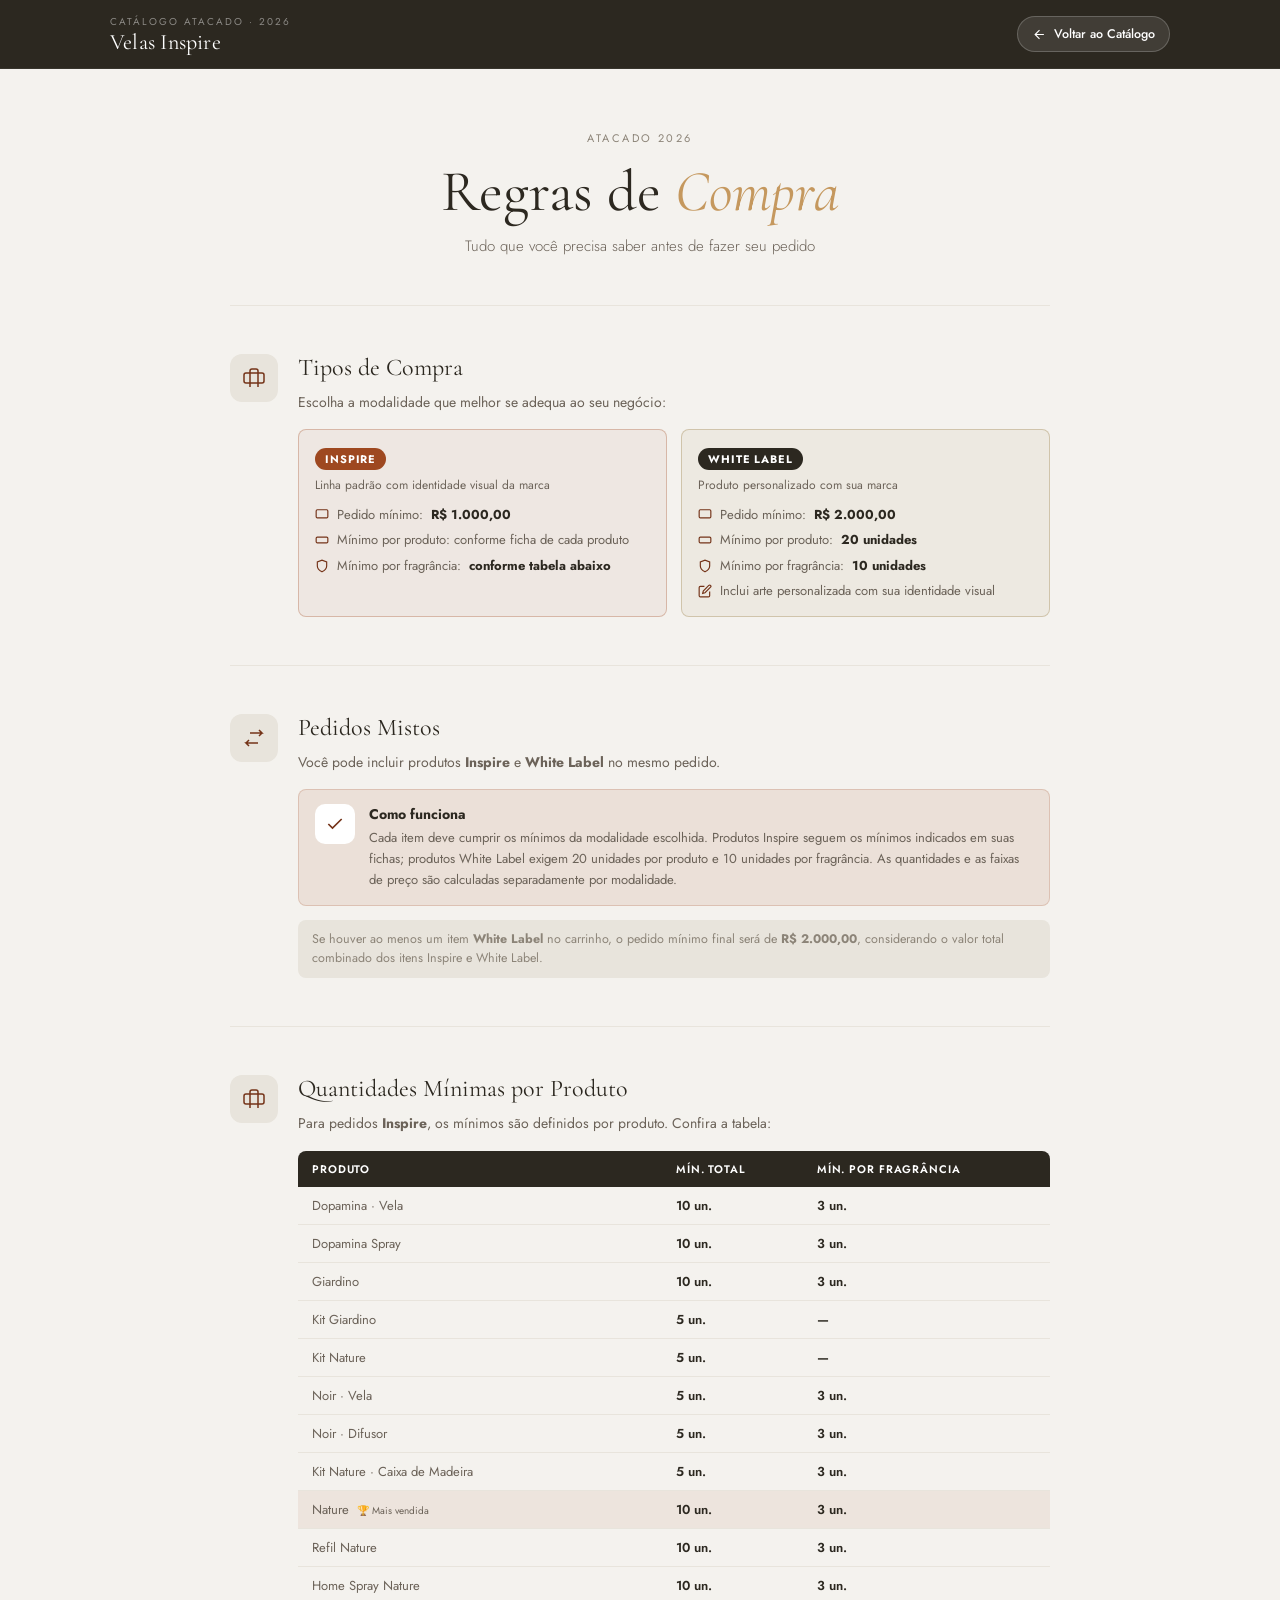
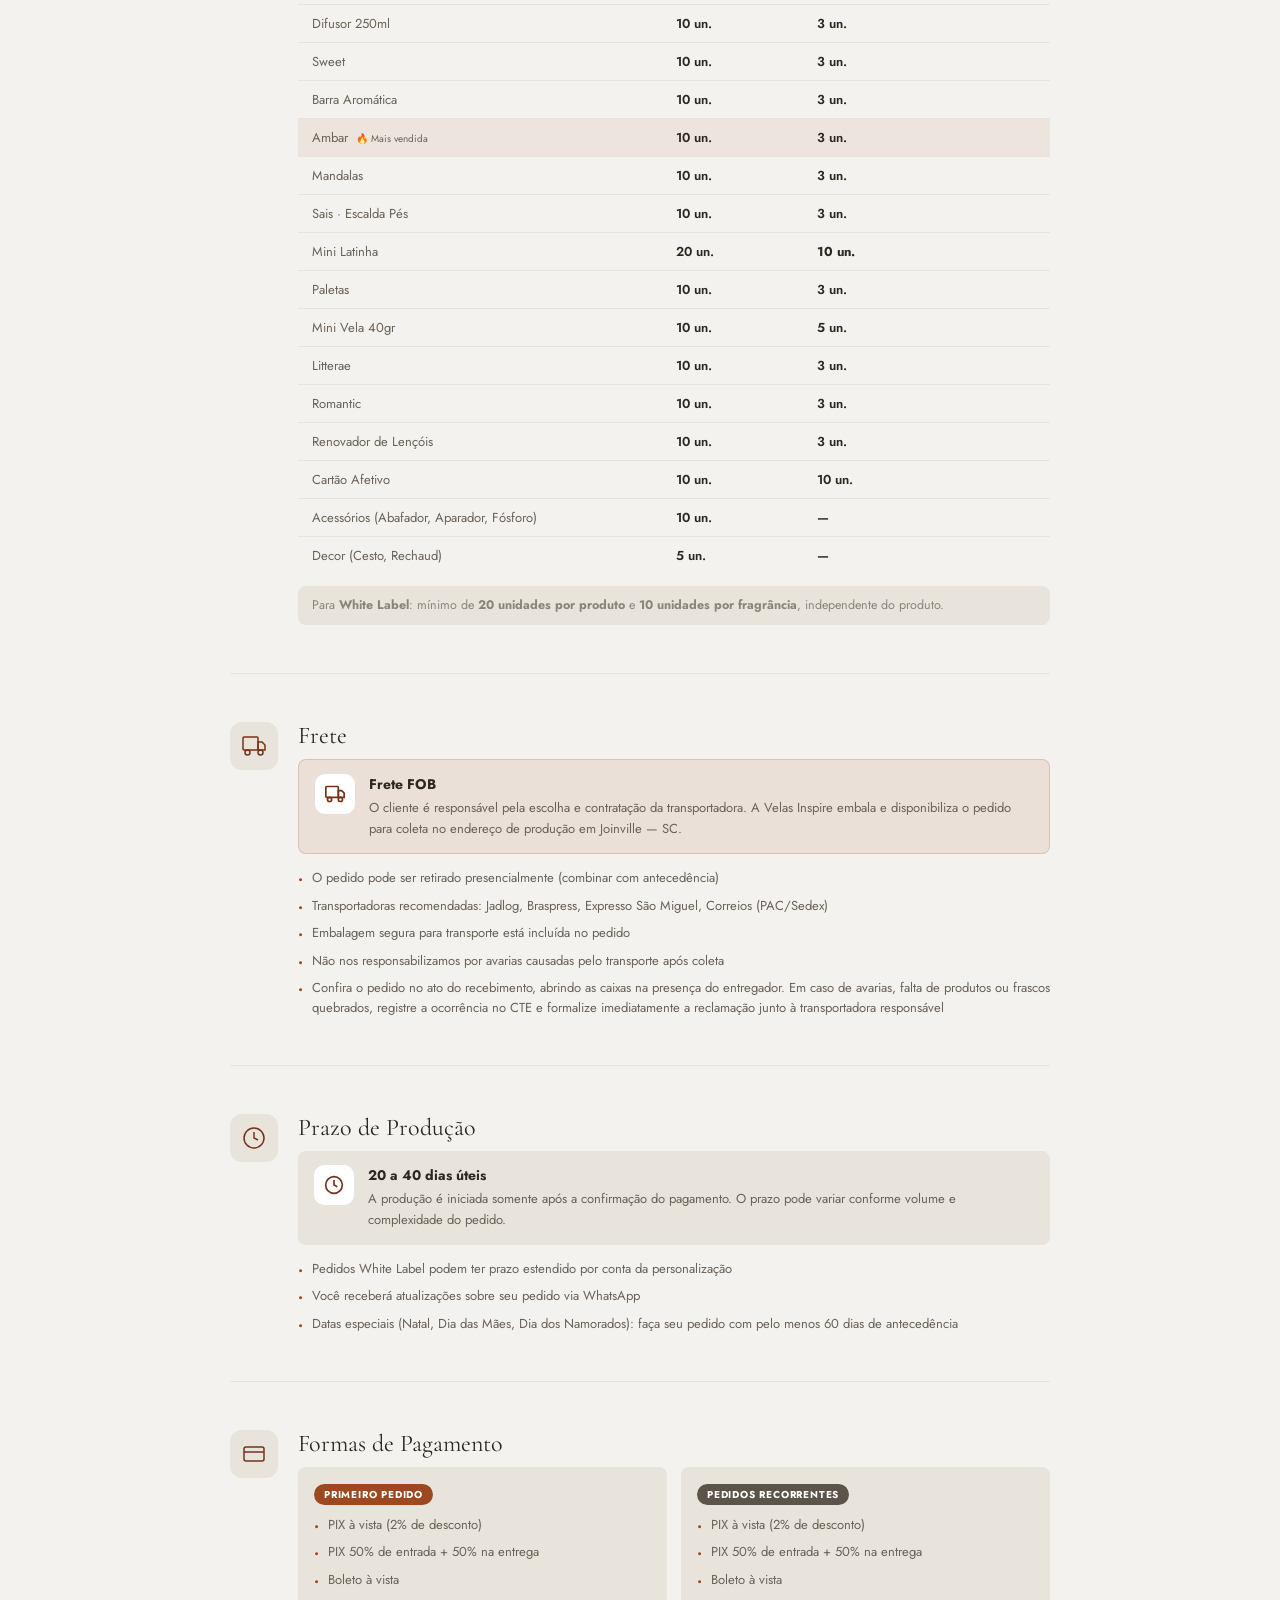
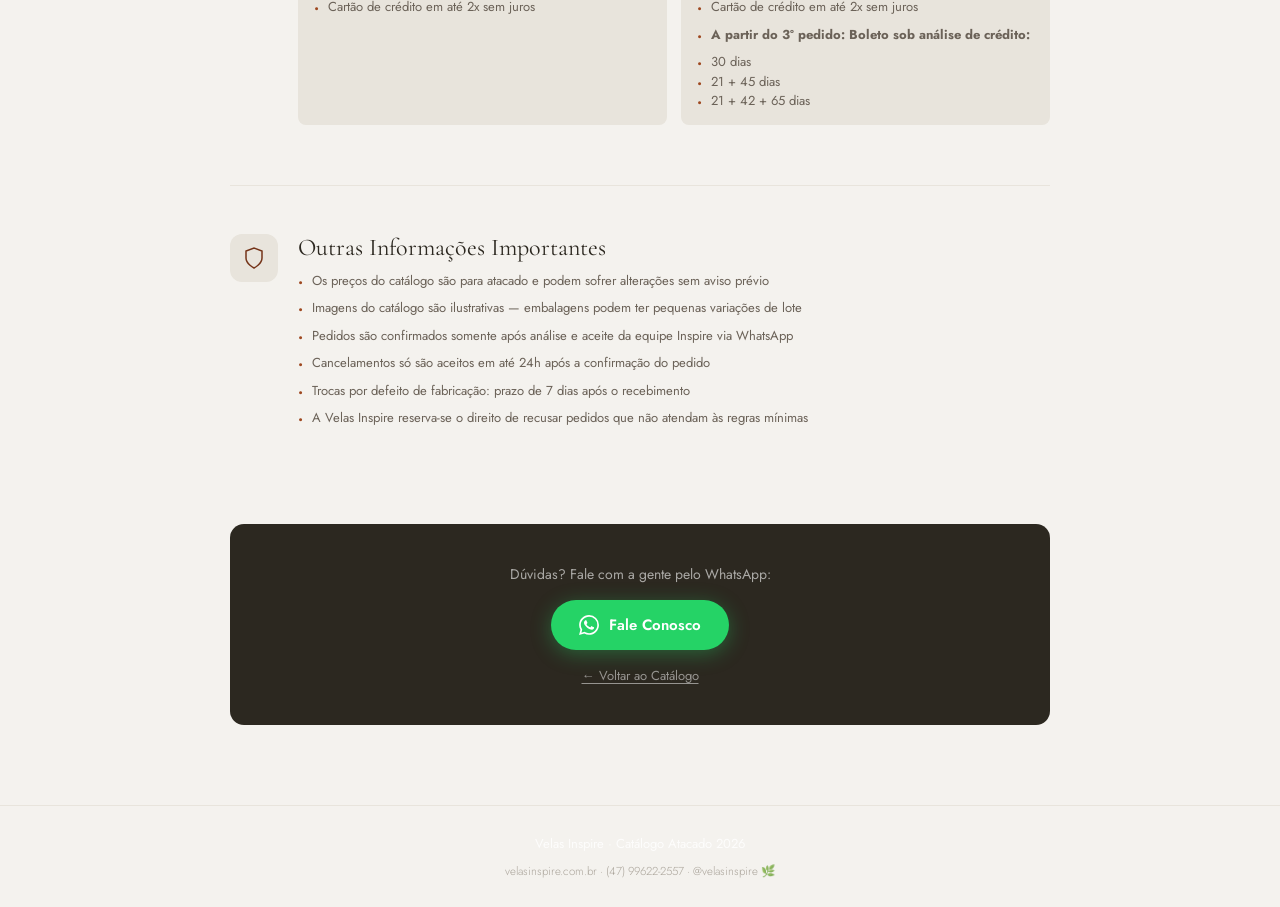
<file: regras.html>
<!DOCTYPE html>
<html lang="pt-BR">
<head>
  <meta charset="UTF-8" />
  <meta name="viewport" content="width=device-width, initial-scale=1.0" />
  <title>Regras de Compra — Velas Inspire Atacado 2026</title>
  <link rel="icon" type="image/png" href="assets/images/brand/favicon-inspire.png" />
  <link rel="apple-touch-icon" href="assets/images/brand/favicon-inspire.png" />
  <link rel="stylesheet" href="css/styles.css" />
  <link rel="preconnect" href="https://fonts.googleapis.com">
  <link rel="preconnect" href="https://fonts.gstatic.com" crossorigin>
  <link href="https://fonts.googleapis.com/css2?family=Cormorant+Garamond:ital,wght@0,300;0,400;0,600;1,300;1,400&family=Jost:wght@300;400;500;600&display=swap" rel="stylesheet">
</head>
<body class="rules-page">

  <header class="header">
    <div class="header-inner">
      <div class="brand">
        <span class="brand-eyebrow">Catálogo Atacado · 2026</span>
        <h1 class="brand-name">Velas Inspire</h1>
      </div>
      <a href="./" class="btn-header-rules" style="background:rgba(255,255,255,0.1);color:#fff;border-color:rgba(255,255,255,0.2);">
        <svg viewBox="0 0 24 24" fill="none" stroke="currentColor" stroke-width="1.8" width="15" height="15"><path d="M19 12H5M12 5l-7 7 7 7"/></svg>
        <span>Voltar ao Catálogo</span>
      </a>
    </div>
  </header>

  <main class="rules-main">
    <div class="rules-hero">
      <span class="rules-eyebrow">Atacado 2026</span>
      <h2 class="rules-title">Regras de <em>Compra</em></h2>
      <p class="rules-subtitle">Tudo que você precisa saber antes de fazer seu pedido</p>
    </div>

    <div class="rules-container">

      <!-- TIPOS DE COMPRA -->
      <section class="rules-section">
        <div class="rules-section-icon">
          <svg viewBox="0 0 24 24" fill="none" stroke="currentColor" stroke-width="1.5" width="24" height="24"><path d="M20 7H4a2 2 0 00-2 2v6a2 2 0 002 2h16a2 2 0 002-2V9a2 2 0 00-2-2z"/><path d="M16 21V5a2 2 0 00-2-2h-4a2 2 0 00-2 2v16"/></svg>
        </div>
        <div class="rules-section-body">
          <h3 class="rules-section-title">Tipos de Compra</h3>
          <p class="rules-section-desc">Escolha a modalidade que melhor se adequa ao seu negócio:</p>
          <div class="rules-types-grid">
            <div class="rules-type-card rules-type-card--inspire">
              <div class="rtc-header">
                <span class="rtc-badge rtc-badge--inspire">Inspire</span>
                <span class="rtc-desc">Linha padrão com identidade visual da marca</span>
              </div>
              <ul class="rtc-list">
                <li>
                  <svg viewBox="0 0 24 24" fill="none" stroke="currentColor" stroke-width="2" width="14" height="14"><rect x="2" y="3" width="20" height="14" rx="2"/></svg>
                  Pedido mínimo: <strong>R$ 1.000,00</strong>
                </li>
                <li>
                  <svg viewBox="0 0 24 24" fill="none" stroke="currentColor" stroke-width="2" width="14" height="14"><path d="M20 7H4a2 2 0 00-2 2v6a2 2 0 002 2h16a2 2 0 002-2V9a2 2 0 00-2-2z"/></svg>
                  Mínimo por produto: conforme ficha de cada produto
                </li>
                <li>
                  <svg viewBox="0 0 24 24" fill="none" stroke="currentColor" stroke-width="2" width="14" height="14"><path d="M12 22s8-4 8-10V5l-8-3-8 3v7c0 6 8 10 8 10z"/></svg>
                  Mínimo por fragrância:<strong>conforme tabela abaixo</strong> 
                </li>
              </ul>
            </div>
            <div class="rules-type-card rules-type-card--wl">
              <div class="rtc-header">
                <span class="rtc-badge rtc-badge--wl">White Label</span>
                <span class="rtc-desc">Produto personalizado com sua marca</span>
              </div>
              <ul class="rtc-list">
                <li>
                  <svg viewBox="0 0 24 24" fill="none" stroke="currentColor" stroke-width="2" width="14" height="14"><rect x="2" y="3" width="20" height="14" rx="2"/></svg>
                  Pedido mínimo: <strong>R$ 2.000,00</strong>
                </li>
                <li>
                  <svg viewBox="0 0 24 24" fill="none" stroke="currentColor" stroke-width="2" width="14" height="14"><path d="M20 7H4a2 2 0 00-2 2v6a2 2 0 002 2h16a2 2 0 002-2V9a2 2 0 00-2-2z"/></svg>
                  Mínimo por produto: <strong>20 unidades</strong>
                </li>
                <li>
                  <svg viewBox="0 0 24 24" fill="none" stroke="currentColor" stroke-width="2" width="14" height="14"><path d="M12 22s8-4 8-10V5l-8-3-8 3v7c0 6 8 10 8 10z"/></svg>
                  Mínimo por fragrância: <strong>10 unidades</strong>
                </li>
                <li>
                  <svg viewBox="0 0 24 24" fill="none" stroke="currentColor" stroke-width="2" width="14" height="14"><path d="M11 4H4a2 2 0 00-2 2v14a2 2 0 002 2h14a2 2 0 002-2v-7"/><path d="M18.5 2.5a2.121 2.121 0 013 3L12 15l-4 1 1-4 9.5-9.5z"/></svg>
                  Inclui arte personalizada com sua identidade visual
                </li>
              </ul>
            </div>
          </div>
        </div>
      </section>

      <!-- PEDIDOS MISTOS -->
      <section class="rules-section">
        <div class="rules-section-icon">
          <svg viewBox="0 0 24 24" fill="none" stroke="currentColor" stroke-width="1.5" width="24" height="24"><path d="M8 7h12l-3-3m3 3-3 3M16 17H4l3 3m-3-3 3-3"/></svg>
        </div>
        <div class="rules-section-body">
          <h3 class="rules-section-title">Pedidos Mistos</h3>
          <p class="rules-section-desc">Você pode incluir produtos <strong>Inspire</strong> e <strong>White Label</strong> no mesmo pedido.</p>
          <div class="rules-highlight-box rules-highlight-box--info">
            <div class="rhb-icon">
              <svg viewBox="0 0 24 24" fill="none" stroke="currentColor" stroke-width="2" width="20" height="20"><path d="M20 6L9 17l-5-5"/></svg>
            </div>
            <div>
              <strong>Como funciona</strong>
              <p>Cada item deve cumprir os mínimos da modalidade escolhida. Produtos Inspire seguem os mínimos indicados em suas fichas; produtos White Label exigem 20 unidades por produto e 10 unidades por fragrância. As quantidades e as faixas de preço são calculadas separadamente por modalidade.</p>
            </div>
          </div>
          <p class="rules-obs">Se houver ao menos um item <strong>White Label</strong> no carrinho, o pedido mínimo final será de <strong>R$ 2.000,00</strong>, considerando o valor total combinado dos itens Inspire e White Label.</p>
        </div>
      </section>

      <!-- MÍNIMOS POR PRODUTO -->
      <section class="rules-section">
        <div class="rules-section-icon">
          <svg viewBox="0 0 24 24" fill="none" stroke="currentColor" stroke-width="1.5" width="24" height="24"><path d="M20 7H4a2 2 0 00-2 2v6a2 2 0 002 2h16a2 2 0 002-2V9a2 2 0 00-2-2z"/><path d="M16 21V5a2 2 0 00-2-2h-4a2 2 0 00-2 2v16"/></svg>
        </div>
        <div class="rules-section-body">
          <h3 class="rules-section-title">Quantidades Mínimas por Produto</h3>
          <p class="rules-section-desc">Para pedidos <strong>Inspire</strong>, os mínimos são definidos por produto. Confira a tabela:</p>
          <div class="rules-table-wrap">
            <table class="rules-table">
              <thead>
                <tr>
                  <th>Produto</th>
                  <th>Mín. total</th>
                  <th>Mín. por fragrância</th>
                </tr>
              </thead>
              <tbody>
                <tr><td>Dopamina · Vela</td><td>10 un.</td><td>3 un.</td></tr>
                <tr><td>Dopamina Spray</td><td>10 un.</td><td>3 un.</td></tr>
                <tr><td>Giardino</td><td>10 un.</td><td>3 un.</td></tr>
                <tr><td>Kit Giardino</td><td>5 un.</td><td>—</td></tr>
                <tr><td>Kit Nature</td><td>5 un.</td><td>—</td></tr>
                <tr><td>Noir · Vela</td><td>5 un.</td><td>3 un.</td></tr>
                <tr><td>Noir · Difusor</td><td>5 un.</td><td>3 un.</td></tr>
                <tr><td>Kit Nature · Caixa de Madeira</td><td>5 un.</td><td>3 un.</td></tr>
                <tr class="rules-table-highlight"><td>Nature <span class="rtbl-badge">🏆 Mais vendida</span></td><td>10 un.</td><td>3 un.</td></tr>
                <tr><td>Refil Nature</td><td>10 un.</td><td>3 un.</td></tr>
                <tr><td>Home Spray Nature</td><td>10 un.</td><td>3 un.</td></tr>
                <tr><td>Difusor 250ml</td><td>10 un.</td><td>3 un.</td></tr>
                <tr><td>Sweet</td><td>10 un.</td><td>3 un.</td></tr>
                <tr><td>Barra Aromática</td><td>10 un.</td><td>3 un.</td></tr>
                <tr class="rules-table-highlight"><td>Ambar <span class="rtbl-badge">🔥 Mais vendida</span></td><td>10 un.</td><td>3 un.</td></tr>
                <tr><td>Mandalas</td><td>10 un.</td><td>3 un.</td></tr>
                <tr><td>Sais · Escalda Pés</td><td>10 un.</td><td>3 un.</td></tr>
                <tr><td>Mini Latinha</td><td>20 un.</td><td><strong>10 un.</strong></td></tr>
                <tr><td>Paletas</td><td>10 un.</td><td>3 un.</td></tr>
                <tr><td>Mini Vela 40gr</td><td>10 un.</td><td>5 un.</td></tr>
                <tr><td>Litterae</td><td>10 un.</td><td>3 un.</td></tr>
                <tr><td>Romantic</td><td>10 un.</td><td>3 un.</td></tr>
                <tr><td>Renovador de Lençóis</td><td>10 un.</td><td>3 un.</td></tr>
                <tr><td>Cartão Afetivo</td><td>10 un.</td><td>10 un.</td></tr>
                <tr><td>Acessórios (Abafador, Aparador, Fósforo)</td><td>10 un.</td><td>—</td></tr>
                <tr><td>Decor (Cesto, Rechaud)</td><td>5 un.</td><td>—</td></tr>
              </tbody>
            </table>
          </div>
          <p class="rules-obs">Para <strong>White Label</strong>: mínimo de <strong>20 unidades por produto</strong> e <strong>10 unidades por fragrância</strong>, independente do produto.</p>
        </div>
      </section>

      <!-- FRETE -->
      <section class="rules-section">
        <div class="rules-section-icon">
          <svg viewBox="0 0 24 24" fill="none" stroke="currentColor" stroke-width="1.5" width="24" height="24"><rect x="1" y="3" width="15" height="13" rx="1"/><path d="M16 8h4l3 3v5h-7V8z"/><circle cx="5.5" cy="18.5" r="2.5"/><circle cx="18.5" cy="18.5" r="2.5"/></svg>
        </div>
        <div class="rules-section-body">
          <h3 class="rules-section-title">Frete</h3>
          <div class="rules-highlight-box rules-highlight-box--info">
            <div class="rhb-icon">
              <svg viewBox="0 0 24 24" fill="none" stroke="currentColor" stroke-width="2" width="20" height="20"><rect x="1" y="3" width="15" height="13" rx="1"/><path d="M16 8h4l3 3v5h-7V8z"/><circle cx="5.5" cy="18.5" r="2.5"/><circle cx="18.5" cy="18.5" r="2.5"/></svg>
            </div>
            <div>
              <strong>Frete FOB</strong>
              <p>O cliente é responsável pela escolha e contratação da transportadora. A Velas Inspire embala e disponibiliza o pedido para coleta no endereço de produção em Joinville — SC.</p>
            </div>
          </div>
          <ul class="rules-list">
            <li>O pedido pode ser retirado presencialmente (combinar com antecedência)</li>
            <li>Transportadoras recomendadas: Jadlog, Braspress, Expresso São Miguel, Correios (PAC/Sedex)</li>
            <li>Embalagem segura para transporte está incluída no pedido</li>
            <li>Não nos responsabilizamos por avarias causadas pelo transporte após coleta</li>
            <li>Confira o pedido no ato do recebimento, abrindo as caixas na presença do entregador. 
              Em caso de avarias, falta de produtos ou frascos quebrados, registre a ocorrência no CTE e formalize imediatamente a reclamação junto à transportadora responsável 
</li>
          </ul>
        </div>
      </section>

      <!-- PRAZO DE PRODUÇÃO -->
      <section class="rules-section">
        <div class="rules-section-icon">
          <svg viewBox="0 0 24 24" fill="none" stroke="currentColor" stroke-width="1.5" width="24" height="24"><circle cx="12" cy="12" r="10"/><path d="M12 6v6l4 2"/></svg>
        </div>
        <div class="rules-section-body">
          <h3 class="rules-section-title">Prazo de Produção</h3>
          <div class="rules-highlight-box">
            <div class="rhb-icon">
              <svg viewBox="0 0 24 24" fill="none" stroke="currentColor" stroke-width="2" width="20" height="20"><circle cx="12" cy="12" r="10"/><path d="M12 6v6l4 2"/></svg>
            </div>
            <div>
              <strong>20 a 40 dias úteis</strong>
              <p>A produção é iniciada somente após a confirmação do pagamento. O prazo pode variar conforme volume e complexidade do pedido.</p>
            </div>
          </div>
          <ul class="rules-list">
            <li>Pedidos White Label podem ter prazo estendido por conta da personalização</li>
            <li>Você receberá atualizações sobre seu pedido via WhatsApp</li>
            <li>Datas especiais (Natal, Dia das Mães, Dia dos Namorados): faça seu pedido com pelo menos 60 dias de antecedência</li>
          </ul>
        </div>
      </section>

      <!-- PAGAMENTO -->
      <section class="rules-section">
        <div class="rules-section-icon">
          <svg viewBox="0 0 24 24" fill="none" stroke="currentColor" stroke-width="1.5" width="24" height="24"><rect x="2" y="5" width="20" height="14" rx="2"/><line x1="2" y1="10" x2="22" y2="10"/></svg>
        </div>
        <div class="rules-section-body">
          <h3 class="rules-section-title">Formas de Pagamento</h3>
          <div class="rules-payment-grid">
            <div class="rules-payment-card">
              <span class="rpc-badge">Primeiro pedido</span>
              <ul class="rules-list">
                <li>PIX à vista (2% de desconto)</li>
                <li>PIX 50% de entrada + 50% na entrega</li>
                <li>Boleto à vista</li>
                <li>Cartão de crédito em até 2x sem juros</li>
                
              </ul>
            </div>
            <div class="rules-payment-card">
              <span class="rpc-badge rpc-badge--recurrent">Pedidos recorrentes</span>
              <ul class="rules-list">
                <li>PIX à vista (2% de desconto)</li>
                <li>PIX 50% de entrada + 50% na entrega</li>
                <li>Boleto à vista</li>
                <li>Cartão de crédito em até 2x sem juros</li>
                <li><strong>A partir do 3º pedido: Boleto sob análise de crédito:</strong></li>
                  <ul>
                    <li>30 dias</li>
                    <li>21 + 45 dias</li>
                    <li>21 + 42 + 65 dias</li>
                  </ul>
              </ul>
            </div>
          </div>
        </div>
      </section>

      <!-- OUTRAS REGRAS -->
      <section class="rules-section">
        <div class="rules-section-icon">
          <svg viewBox="0 0 24 24" fill="none" stroke="currentColor" stroke-width="1.5" width="24" height="24"><path d="M12 22s8-4 8-10V5l-8-3-8 3v7c0 6 8 10 8 10z"/></svg>
        </div>
        <div class="rules-section-body">
          <h3 class="rules-section-title">Outras Informações Importantes</h3>
          <ul class="rules-list">
            <li>Os preços do catálogo são para atacado e podem sofrer alterações sem aviso prévio</li>
            <li>Imagens do catálogo são ilustrativas — embalagens podem ter pequenas variações de lote</li>
            <li>Pedidos são confirmados somente após análise e aceite da equipe Inspire via WhatsApp</li>
            <li>Cancelamentos só são aceitos em até 24h após a confirmação do pedido</li>
            <li>Trocas por defeito de fabricação: prazo de 7 dias após o recebimento</li>
            <li>A Velas Inspire reserva-se o direito de recusar pedidos que não atendam às regras mínimas</li>
          </ul>
        </div>
      </section>

      <!-- CTA -->
      <div class="rules-cta">
        <p>Dúvidas? Fale com a gente pelo WhatsApp:</p>
        <a href="https://wa.me/5547996222557?text=Ol%C3%A1!%20Tenho%20d%C3%BAvidas%20sobre%20as%20regras%20de%20compra%20do%20Cat%C3%A1logo%20Atacado%202026." target="_blank" class="rules-cta-btn">
          <svg viewBox="0 0 24 24" fill="currentColor" width="20" height="20"><path d="M17.472 14.382c-.297-.149-1.758-.867-2.03-.967-.273-.099-.471-.148-.67.15-.197.297-.767.966-.94 1.164-.173.199-.347.223-.644.075-.297-.15-1.255-.463-2.39-1.475-.883-.788-1.48-1.761-1.653-2.059-.173-.297-.018-.458.13-.606.134-.133.298-.347.446-.52.149-.174.198-.298.298-.497.099-.198.05-.371-.025-.52-.075-.149-.669-1.612-.916-2.207-.242-.579-.487-.5-.669-.51-.173-.008-.371-.01-.57-.01-.198 0-.52.074-.792.372-.272.297-1.04 1.016-1.04 2.479 0 1.462 1.065 2.875 1.213 3.074.149.198 2.096 3.2 5.077 4.487.709.306 1.262.489 1.694.625.712.227 1.36.195 1.871.118.571-.085 1.758-.719 2.006-1.413.248-.694.248-1.289.173-1.413-.074-.124-.272-.198-.57-.347m-5.421 7.403h-.004a9.87 9.87 0 01-5.031-1.378l-.361-.214-3.741.982.998-3.648-.235-.374a9.86 9.86 0 01-1.51-5.26c.001-5.45 4.436-9.884 9.888-9.884 2.64 0 5.122 1.03 6.988 2.898a9.825 9.825 0 012.893 6.994c-.003 5.45-4.437 9.884-9.885 9.884m8.413-18.297A11.815 11.815 0 0012.05 0C5.495 0 .16 5.335.157 11.892c0 2.096.547 4.142 1.588 5.945L.057 24l6.305-1.654a11.882 11.882 0 005.683 1.448h.005c6.554 0 11.89-5.335 11.893-11.893a11.821 11.821 0 00-3.48-8.413z"/></svg>
          Fale Conosco
        </a>
        <a href="./" class="rules-cta-back">← Voltar ao Catálogo</a>
      </div>

    </div>
  </main>

  <footer class="footer">
    <p>Velas Inspire · Catálogo Atacado 2026</p>
    <p class="footer-sub">velasinspire.com.br · (47) 99622-2557 · @velasinspire 🌿</p>
  </footer>

</body>
</html>
</file>
<file: css/styles.css>
/* ================================================
   INSPIRE — Memórias Afetivas · Ed. 2026
   Estética: Refined Linen — off-white, sage, stone
   Fontes: Playfair Display + Jost
   ================================================ */

:root {
  --linen:       #F4F2EE;
  --linen-dark:  #E8E4DC;
  --stone:       #8C8478;
  --stone-dark:  #5C5449;
  --brand-gold:  #C5985E;
  --terracotta:  #9E4820;
  --sage:        var(--terracotta);
  --sage-light:  var(--brand-gold);
  --sage-dark:   #743318;
  --ink:         #2C2820;
  --ink-soft:    #6B6258;
  --white:       #FFFFFF;
  --shadow:      0 2px 16px rgba(44,40,32,0.08);
  --shadow-lg:   0 8px 40px rgba(44,40,32,0.14);
  --radius:      14px;
  --radius-sm:   8px;
  --transition:  0.3s cubic-bezier(0.4,0,0.2,1);
}

*, *::before, *::after { box-sizing: border-box; margin: 0; padding: 0; }
html { scroll-behavior: smooth; }
body { font-family: 'Jost', sans-serif; background: var(--linen); color: var(--ink); min-height: 100vh; overflow-x: hidden; }
a { text-decoration: none; color: inherit; }
img { max-width: 100%; display: block; }
button:focus-visible, a:focus-visible, input:focus-visible {
  outline: 3px solid var(--brand-gold);
  outline-offset: 3px;
}

/* ——— HEADER ——— */
.header {
  position: sticky; top: 0; z-index: 100;
  background: var(--ink);
  border-bottom: 1px solid rgba(255,255,255,0.06);
}
.header-inner {
  max-width: 1100px; margin: 0 auto;
  padding: 14px 20px;
  display: flex; align-items: center; justify-content: space-between; gap: 12px;
}
.brand { display: flex; flex-direction: column; gap: 1px; }
.brand-eyebrow {
  font-size: 10px; font-weight: 400;
  letter-spacing: 0.2em; text-transform: uppercase;
  color: rgba(255,255,255,0.45);
}
.brand-name {
  font-family: 'Cormorant Garamond', serif;
  font-size: 22px; font-weight: 400;
  color: var(--white); letter-spacing: 0.01em; line-height: 1.1;
}
.btn-header-wa {
  display: flex; align-items: center; gap: 8px;
  background: var(--sage); color: var(--white);
  padding: 9px 18px; border-radius: 100px;
  font-size: 13px; font-weight: 500;
  transition: var(--transition); white-space: nowrap; cursor: pointer;
}
.btn-header-wa:hover { background: var(--sage-dark); transform: translateY(-1px); }

/* ——— HERO ——— */
.hero {
  position: relative; overflow: hidden;
  background: var(--ink);
  padding: 80px 20px 70px;
  display: flex; align-items: center; min-height: 400px;
}
.hero-content {
  position: relative; z-index: 2;
  max-width: 540px; margin: 0 auto; text-align: center;
  animation: fadeUp 0.9s ease both;
}
.hero-brandmark {
  width: min(330px, 76vw);
  margin: 0 auto 16px;
}
.hero-logo {
  width: 100%;
  height: auto;
}
.hero-since {
  display: block;
  width: 100%;
  height: auto;
  margin-top: -14px;
  overflow: visible;
}
.hero-since text {
  fill: var(--brand-gold);
  color: var(--brand-gold);
  font-family: 'Jost', sans-serif;
  font-size: 17px;
  font-weight: 300;
  letter-spacing: 0.04em;
}
.hero-eyebrow {
  display: inline-block;
  font-size: 11px; font-weight: 400;
  letter-spacing: 0.22em; text-transform: uppercase;
  color: var(--sage-light);
  margin-bottom: 20px;
}
.hero-title {
  font-family: 'Cormorant Garamond', serif;
  font-size: clamp(46px, 8vw, 72px);
  font-weight: 400; line-height: 1.05;
  color: var(--white); margin-bottom: 20px;
}
.hero-title em { color: var(--sage-light); font-style: italic; }
.hero-desc {
  font-size: 15px; color: rgba(255,255,255,0.6);
  line-height: 1.75; max-width: 400px; margin: 0 auto 30px;
  font-weight: 300;
}
.btn-hero {
  display: inline-block;
  border: 1px solid rgba(255,255,255,0.3);
  color: var(--white);
  padding: 13px 32px; border-radius: 100px;
  font-size: 13px; font-weight: 500;
  letter-spacing: 0.06em; text-transform: uppercase;
  transition: var(--transition);
}
.btn-hero:hover { background: rgba(255,255,255,0.08); transform: translateY(-2px); }

/* Hero decorations */
.hero-deco { position: absolute; inset: 0; pointer-events: none; z-index: 1; }
.deco-circle {
  position: absolute; border-radius: 50%;
  background: radial-gradient(circle, var(--brand-gold), transparent 70%);
  opacity: 0.12;
}
.deco-c1 { width: 500px; height: 500px; top: -200px; right: -100px; }
.deco-c2 { width: 300px; height: 300px; bottom: -100px; left: -80px; opacity: 0.08; }
.deco-leaf {
  position: absolute;
  width: 120px; height: 200px;
  border-radius: 60% 0 60% 0;
  border: 1px solid rgba(197,152,94,0.24);
  top: 30px; right: 80px;
  transform: rotate(20deg);
  opacity: 0.4;
}

/* ——— DIFERENCIAIS DA MARCA ——— */
.brand-pillars {
  max-width: 1100px;
  margin: -24px auto 28px;
  padding: 0 20px;
  position: relative;
  z-index: 3;
  display: grid;
  grid-template-columns: repeat(4, minmax(0, 1fr));
  gap: 12px;
}
.brand-pillar {
  min-height: 86px;
  padding: 16px;
  display: flex;
  flex-direction: column;
  gap: 10px;
  align-items: center;
  justify-content: center;
  text-align: center;
  background: var(--white);
  border: 1px solid var(--brand-gold);
  border-radius: var(--radius);
  box-shadow: var(--shadow);
  color: var(--ink-soft);
  font-size: 13px;
  line-height: 1.45;
}
.brand-pillar svg {
  width: 34px;
  height: 34px;
  flex: 0 0 auto;
  fill: none;
  stroke: var(--brand-gold);
  stroke-width: 1.7;
  stroke-linecap: round;
  stroke-linejoin: round;
}

/* ——— INFO BANNERS ——— */
.info-banners {
  display: grid;
  grid-template-columns: repeat(3, minmax(0, 1fr));
  align-items: stretch;
  background: var(--linen-dark);
  border-bottom: 1px solid rgba(44,40,32,0.08);
}
.info-item {
  display: flex; align-items: center; justify-content: center; gap: 8px;
  padding: 14px 24px;
  text-align: center;
  font-size: 12.5px; font-weight: 400; color: var(--ink-soft);
  border-right: 1px solid rgba(44,40,32,0.08);
}
.info-item:last-child { border-right: none; }
.info-item svg { color: var(--brand-gold); flex-shrink: 0; }

/* ——— CATALOG ——— */
.catalog-section { max-width: 1100px; margin: 0 auto; padding: 56px 20px 100px; }
.catalog-header { text-align: center; margin-bottom: 40px; }
.section-title {
  font-family: 'Cormorant Garamond', serif;
  font-size: 36px; font-weight: 400; color: var(--ink);
}
.section-title::after {
  content: ''; display: block; width: 36px; height: 1px;
  background: var(--brand-gold); margin: 12px auto 0; border-radius: 1px;
}
.section-sub { font-size: 14px; color: var(--ink-soft); margin-top: 10px; font-weight: 300; font-style: italic; }

/* ——— PRODUCT GRID ——— */
.products-grid {
  display: grid;
  grid-template-columns: 1fr;
  gap: 20px;
}

/* ——— PRODUCT CARD ——— */
.product-card {
  background: var(--white);
  border: 1px solid rgba(92,84,73,0.10);
  border-radius: var(--radius);
  overflow: hidden;
  box-shadow: var(--shadow);
  display: grid;
  grid-template-columns: 310px minmax(0, 1fr);
  min-height: 280px;
  transition: var(--transition);
  cursor: pointer;
  animation: fadeUp 0.6s ease both;
}
.product-card:hover { transform: translateY(-4px); box-shadow: var(--shadow-lg); }

.card-media {
  padding: 22px 18px;
  display: flex; flex-direction: column; justify-content: center; gap: 8px;
  min-width: 0;
}
.card-image-wrap {
  position: relative; overflow: hidden;
  align-self: center;
  width: 242px; height: 242px; min-height: 0;
  margin: 0 auto;
  border-radius: 12px;
  background: var(--linen);
}
.card-image-wrap img {
  width: 100%; height: 100%; object-fit: cover;
  transition: transform 0.5s ease;
}
.product-card:hover .card-image-wrap img { transform: scale(1.05); }

.card-badge {
  position: absolute; top: 12px; left: 12px;
  background: var(--ink); color: var(--white);
  font-size: 10px; font-weight: 500;
  letter-spacing: 0.08em; text-transform: uppercase;
  padding: 3px 10px; border-radius: 100px;
}

.card-body {
  padding: 24px 26px 24px 10px;
  display: grid;
  grid-template-columns: minmax(260px, 1fr) minmax(280px, .9fr);
  align-items: stretch;
  gap: 34px;
  min-width: 0;
}
.card-info, .card-commerce { min-width: 0; }
.card-info { display: flex; flex-direction: column; justify-content: center; gap: 12px; }
.card-commerce {
  position: relative;
  display: flex; flex-direction: column; gap: 10px;
  padding-left: 28px;
}
.card-commerce::before {
  content: ''; position: absolute; left: 0; top: 18px; bottom: 58px;
  width: 1px; background: rgba(92,84,73,0.10);
}
.card-info-actions { margin-top: auto; display: flex; flex-direction: column; align-items: center; gap: 7px; padding-top: 12px; }
.card-notes {
  display: grid; grid-template-columns: repeat(2, minmax(0, 1fr)); gap: 6px;
  padding: 9px; background: #FAF9F7; border: 1px solid rgba(92,84,73,0.07);
  border-radius: 10px;
}

.card-name {
  font-family: 'Cormorant Garamond', serif;
  font-size: 24px; font-weight: 400; color: var(--ink); line-height: 1.2;
}
.card-detail { display: flex; flex-direction: column; gap: 5px; font-size: 12.5px; color: var(--ink-soft); line-height: 1.45; font-weight: 300; }
.card-detail span { display: block; }
.card-detail span + span { padding-top: 5px; border-top: 1px solid rgba(92,84,73,0.08); }
.card-section-label {
  font-size: 10px; font-weight: 600; letter-spacing: .12em;
  text-transform: uppercase; color: var(--stone);
}

/* Faixas de preço no card */
.card-tiers { display: flex; flex-direction: column; gap: 4px; margin-top: 2px; }
.card-tier {
  display: flex; justify-content: space-between; align-items: center;
  font-size: 12px; color: var(--ink-soft);
  min-height: 34px; padding: 7px 10px; background: var(--white);
  border: 1px solid rgba(92,84,73,0.07);
  border-radius: var(--radius-sm);
}
.card-tier--best { background: rgba(197,152,94,0.20); border-color: rgba(197,152,94,0.52); box-shadow: inset 2px 0 0 var(--brand-gold); }
.card-tier-price { font-weight: 600; color: var(--ink); font-size: 13px; }

.card-minqty {
  font-size: 10.5px; color: var(--ink-soft);
  font-weight: 400; letter-spacing: 0;
  display: grid; grid-template-columns: 22px minmax(0, 1fr); align-items: start; gap: 7px;
}
.card-minqty strong { display: block; color: var(--ink); font-weight: 600; margin-bottom: 2px; line-height: 1.25; }
.card-minqty small { display: block; color: var(--stone); font-size: 9.5px; line-height: 1.3; }
.card-note-icon {
  width: 22px; height: 22px; border-radius: 7px;
  background: rgba(197,152,94,0.14); position: relative;
}
.card-note-icon::before { position: absolute; inset: 0; display: grid; place-items: center; color: var(--brand-gold); font-size: 12px; }
.card-note-icon--box::before { content: '◇'; }
.card-note-icon--leaf::before { content: '⌁'; transform: rotate(-28deg); }

.btn-open-modal {
  width: 88%; align-self: center;
  background: var(--ink); color: var(--white);
  border: none; border-radius: 9px;
  padding: 12px 14px; font-size: 12px; font-weight: 500;
  font-family: 'Jost', sans-serif;
  cursor: pointer; display: flex; align-items: center; justify-content: center; gap: 8px;
  transition: var(--transition); white-space: nowrap; margin-top: auto;
}
.btn-open-modal:hover { background: var(--sage-dark); transform: translateY(-1px); }
.btn-card-details {
  width: 88%; border: 1px solid var(--linen-dark); border-radius: 9px;
  background: var(--white); color: var(--ink-soft);
  font: 500 11px 'Jost', sans-serif;
  cursor: pointer; padding: 10px 8px;
}
.btn-card-details:hover { color: var(--terracotta); border-color: rgba(158,72,32,.35); }
.card-photo-count { color: var(--stone); font-size: 10px; text-align: center; }

@media (max-width: 900px) {
  .product-card { grid-template-columns: 230px minmax(0, 1fr); min-height: 250px; }
  .card-media { padding: 18px 12px; }
  .card-image-wrap { width: 178px; height: 210px; }
  .card-notes { grid-template-columns: 1fr; }
  .card-body { padding: 20px 20px 20px 0; grid-template-columns: minmax(0, 1fr) minmax(230px, .9fr); gap: 20px; }
  .card-commerce { padding-left: 18px; }
  .card-commerce::before { top: 14px; bottom: 56px; }
}

/* ——— CART PANEL ——— */
.cart-panel {
  position: fixed; top: 0; right: -440px;
  width: min(440px, 100vw); height: 100dvh;
  background: var(--white);
  box-shadow: -6px 0 40px rgba(44,40,32,0.14);
  z-index: 300; display: flex; flex-direction: column;
  transition: right 0.4s cubic-bezier(0.4,0,0.2,1);
}
.cart-panel.open { right: 0; }

.cart-header {
  padding: 18px 20px; display: flex; align-items: center; justify-content: space-between;
  border-bottom: 1px solid var(--linen-dark);
  background: var(--linen);
}
.cart-header h3 { font-family: 'Cormorant Garamond', serif; font-size: 22px; font-weight: 400; }
.cart-close {
  background: none; border: none; font-size: 17px; cursor: pointer;
  color: var(--ink-soft); width: 34px; height: 34px;
  display: flex; align-items: center; justify-content: center;
  border-radius: 50%; transition: background var(--transition);
}
.cart-close:hover { background: var(--linen-dark); }

/* ——— PROGRESS BAR ——— */
.order-progress {
  padding: 14px 20px 10px;
  border-bottom: 1px solid var(--linen-dark);
  transition: opacity 0.4s ease, max-height 0.4s ease;
  overflow: hidden; max-height: 80px;
}
.order-progress.hidden { opacity: 0; max-height: 0; padding: 0 20px; pointer-events: none; }
.order-progress-top { display: flex; justify-content: space-between; align-items: center; margin-bottom: 8px; }
.order-progress-label { font-size: 12.5px; color: var(--ink-soft); }
.order-progress-label strong { color: var(--ink); }
.order-progress-min { font-size: 11px; color: var(--stone); }
.order-progress-bar-wrap {
  height: 4px; background: var(--linen-dark); border-radius: 4px; overflow: hidden;
}
.order-progress-bar {
  height: 100%; background: var(--sage);
  border-radius: 4px; transition: width 0.5s ease;
}

.cart-items {
  flex: 1; overflow-y: auto; padding: 14px;
  display: flex; flex-direction: column; gap: 10px;
}
.cart-empty { text-align: center; color: var(--ink-soft); font-size: 14px; margin-top: 40px; font-style: italic; }

/* ——— CART ITEM ——— */
.cart-item {
  background: var(--linen); border-radius: var(--radius-sm);
  padding: 12px 14px; display: flex; flex-direction: column; gap: 8px;
  animation: fadeUp 0.3s ease;
}
.cart-item-header { display: flex; justify-content: space-between; align-items: flex-start; gap: 8px; }
.cart-item-name { font-weight: 500; font-size: 13.5px; color: var(--ink); line-height: 1.3; flex: 1; }
.cart-item-sub { font-size: 11.5px; color: var(--ink-soft); line-height: 1.5; }
.cart-item-remove {
  background: none; border: none; color: var(--stone); cursor: pointer;
  font-size: 14px; padding: 2px; transition: color var(--transition); flex-shrink: 0;
}
.cart-item-remove:hover { color: #c0392b; }
.cart-item-footer { display: flex; justify-content: space-between; align-items: center; gap: 8px; }
.cart-item-qty-ctrl { display: flex; align-items: center; gap: 6px; }
.cart-item-qty-btn {
  background: var(--white); border: 1px solid var(--linen-dark);
  width: 26px; height: 26px; border-radius: 50%; font-size: 16px;
  cursor: pointer; color: var(--ink); display: flex; align-items: center; justify-content: center;
  transition: var(--transition); font-weight: 300;
}
.cart-item-qty-btn:hover { background: var(--linen-dark); }
.cart-item-qty-val { font-weight: 600; font-size: 14px; min-width: 22px; text-align: center; }
.cart-item-qty-input {
  border: none; background: transparent; font-family: inherit; padding: 0; -moz-appearance: textfield;
}
.cart-item-qty-input::-webkit-outer-spin-button, .cart-item-qty-input::-webkit-inner-spin-button { -webkit-appearance: none; margin: 0; }
.cart-item-qty-input:focus { outline: none; background: var(--linen); border-radius: 4px; }
.cart-item-price { font-weight: 700; font-size: 14px; color: var(--ink); }
.badge-tier {
  display: inline-flex; align-items: center; gap: 4px;
  background: rgba(158,72,32,0.12); color: var(--sage-dark);
  border: 1px solid rgba(158,72,32,0.25);
  font-size: 10px; font-weight: 600; letter-spacing: 0.06em; text-transform: uppercase;
  padding: 2px 8px; border-radius: 100px;
}

/* ——— CART FOOTER ——— */
.cart-footer {
  padding: 16px 20px; border-top: 1px solid var(--linen-dark);
  background: var(--white); display: flex; flex-direction: column; gap: 12px;
}
.cart-total-row { display: flex; justify-content: space-between; align-items: center; font-size: 15px; }
.cart-total-row strong {
  font-family: 'Cormorant Garamond', serif; font-size: 22px; color: var(--ink);
}
.btn-whatsapp-cart {
  display: flex; align-items: center; justify-content: center; gap: 10px;
  background: var(--terracotta); color: var(--white); border: none;
  border-radius: 100px; padding: 14px 20px;
  font-size: 14px; font-weight: 600; font-family: 'Jost', sans-serif;
  cursor: pointer; transition: var(--transition);
  box-shadow: 0 4px 16px rgba(158,72,32,0.28);
}
.btn-whatsapp-cart:hover:not(:disabled) { background: var(--sage-dark); transform: translateY(-1px); }
.btn-whatsapp-cart:disabled {
  background: var(--linen-dark); color: var(--stone); cursor: not-allowed;
  box-shadow: none; transform: none;
}
.cart-note { font-size: 11px; color: var(--stone); text-align: center; line-height: 1.5; }

/* ——— OVERLAY ——— */
.overlay {
  position: fixed; inset: 0;
  background: rgba(44,40,32,0.5); backdrop-filter: blur(2px);
  z-index: 200; opacity: 0; pointer-events: none;
  transition: opacity 0.35s ease;
}
.overlay.visible { opacity: 1; pointer-events: all; }

/* ——— FAB ——— */
.fab-cart {
  position: fixed; bottom: 28px; right: 24px;
  background: var(--ink); color: var(--white); border: none;
  width: 56px; height: 56px; border-radius: 50%;
  display: flex; align-items: center; justify-content: center;
  cursor: pointer; box-shadow: 0 6px 24px rgba(44,40,32,0.35);
  z-index: 150; transition: var(--transition);
}
.fab-cart:hover { background: var(--stone-dark); transform: scale(1.06); }
.fab-badge {
  position: absolute; top: -4px; right: -4px;
  background: var(--sage); color: var(--white);
  font-size: 11px; font-weight: 700;
  width: 22px; height: 22px; border-radius: 50%;
  display: flex; align-items: center; justify-content: center;
  border: 2px solid var(--white);
  transition: transform 0.2s ease;
}
.fab-badge.bump { transform: scale(1.45); }

/* ——— MODAL EDITORIAL DE DETALHES ——— */
.details-modal-overlay {
  position: fixed; inset: 0; z-index: 390;
  display: flex; align-items: center; justify-content: center;
  padding: 24px; background: rgba(44,40,32,.58); backdrop-filter: blur(4px);
  opacity: 0; pointer-events: none; transition: opacity .3s ease;
}
.details-modal-overlay.open { opacity: 1; pointer-events: all; }
.details-modal {
  position: relative; display: grid; grid-template-columns: minmax(320px, .95fr) minmax(380px, 1.05fr);
  width: min(980px, 100%); height: min(760px, 90dvh); max-height: 90dvh; overflow: hidden;
  background: var(--white); border-radius: 18px; box-shadow: var(--shadow-lg);
  transform: translateY(18px); transition: transform .35s ease;
}
.details-modal-overlay.open .details-modal { transform: translateY(0); }
.details-modal-close {
  position: absolute; z-index: 3; top: 14px; right: 14px;
  width: 34px; height: 34px; display: grid; place-items: center;
  border: 0; border-radius: 50%; background: rgba(244,242,238,.94);
  color: var(--ink-soft); cursor: pointer; box-shadow: var(--shadow);
}
.details-modal-gallery { min-width: 0; padding: 24px; background: var(--linen); overflow-y: auto; }
.details-modal-main-image { overflow: hidden; aspect-ratio: 1 / 1; border-radius: 14px; background: var(--white); }
.details-modal-main-image img { width: 100%; height: 100%; object-fit: cover; }
.details-modal-thumbs { display: grid; grid-template-columns: repeat(5, 1fr); gap: 8px; margin-top: 12px; }
.details-thumb { aspect-ratio: 1; padding: 0; overflow: hidden; border: 2px solid transparent; border-radius: 8px; background: var(--white); cursor: pointer; }
.details-thumb.active { border-color: var(--brand-gold); }
.details-thumb img { width: 100%; height: 100%; object-fit: cover; }
.details-modal-content {
  min-width: 0; min-height: 0; padding: 42px 30px 34px 38px;
  overflow-y: auto; overscroll-behavior: contain; scrollbar-gutter: stable;
  scrollbar-width: thin; scrollbar-color: var(--brand-gold) var(--linen);
}
.details-modal-content::-webkit-scrollbar { width: 7px; }
.details-modal-content::-webkit-scrollbar-track { background: var(--linen); }
.details-modal-content::-webkit-scrollbar-thumb { background: var(--brand-gold); border-radius: 10px; border: 2px solid var(--linen); }
.details-modal-tag { color: var(--brand-gold); font-size: 10px; font-weight: 600; letter-spacing: .14em; text-transform: uppercase; }
.details-modal-content h2 { margin: 5px 0 16px; font: 400 34px/1.1 'Cormorant Garamond', serif; color: var(--ink); }
.details-modal-summary { display: flex; flex-direction: column; gap: 10px; color: var(--ink-soft); font-size: 13px; line-height: 1.7; }
.details-modal-section, .details-modal-technical { margin-top: 20px; padding-top: 17px; border-top: 1px solid var(--linen-dark); }
.details-modal-section h4, .details-modal-technical h4 { margin-bottom: 9px; color: var(--ink); font-size: 11px; letter-spacing: .1em; text-transform: uppercase; }
.details-modal-section p, .details-modal-technical p { color: var(--ink-soft); font-size: 12.5px; line-height: 1.65; }
.details-usage-item { display: grid; grid-template-columns: 82px minmax(0, 1fr); gap: 10px; }
.details-usage-item + .details-usage-item { margin-top: 10px; padding-top: 10px; border-top: 1px solid var(--linen-dark); }
.details-usage-item strong { color: var(--ink); font-weight: 600; }
.details-modal-section ul { padding-left: 18px; display: flex; flex-direction: column; gap: 7px; color: var(--ink-soft); font-size: 12.5px; line-height: 1.55; }
.details-modal-tip { margin-top: 18px; padding: 13px 15px; display: flex; flex-direction: column; gap: 4px; border-radius: 10px; background: rgba(197,152,94,.14); color: var(--ink-soft); font-size: 12px; line-height: 1.55; }
.details-modal-tip strong { color: var(--brand-gold); font-size: 10px; letter-spacing: .1em; text-transform: uppercase; }
.details-modal-add {
  width: 100%; margin-top: 24px; padding: 13px 18px;
  display: flex; align-items: center; justify-content: center; gap: 8px;
  border: 0; border-radius: 10px; background: var(--ink); color: var(--white);
  font: 500 13px 'Jost', sans-serif; cursor: pointer; transition: var(--transition);
}
.details-modal-add:hover { background: var(--sage-dark); transform: translateY(-1px); }

@media (max-width: 760px) {
  .details-modal-overlay { padding: 0; align-items: flex-end; }
  .details-modal { display: block; width: 100%; height: auto; max-height: 94dvh; overflow-y: auto; border-radius: 18px 18px 0 0; }
  .details-modal-gallery { padding: 0; overflow: visible; }
  .details-modal-main-image { aspect-ratio: 4 / 3 !important; border-radius: 0; }
  .details-modal-main-image img { object-fit: cover; }
  .details-modal-thumbs { display: flex; overflow-x: auto; padding: 0 14px 12px; margin-top: 10px; }
  .details-thumb { flex: 0 0 58px; }
  .details-modal-content { padding: 26px 20px 30px; overflow: visible; scrollbar-gutter: auto; }
  .details-modal-content h2 { font-size: 29px; }
}

/* ——— PRODUCT MODAL ——— */
.product-modal-overlay {
  position: fixed; inset: 0;
  background: rgba(44,40,32,0.55); backdrop-filter: blur(3px);
  z-index: 400; opacity: 0; pointer-events: none;
  transition: opacity 0.3s ease;
  display: flex; align-items: flex-end; justify-content: center;
}
.product-modal-overlay.open { opacity: 1; pointer-events: all; }

.product-modal {
  background: var(--white); border-radius: var(--radius) var(--radius) 0 0;
  width: 100%; max-width: 560px; max-height: 92dvh;
  overflow-y: auto; position: relative;
  transform: translateY(30px);
  transition: transform 0.35s cubic-bezier(0.4,0,0.2,1);
  animation: none;
}
.product-modal-overlay.open .product-modal { transform: translateY(0); }

.modal-close {
  position: sticky; top: 12px; left: calc(100% - 48px); z-index: 2;
  float: right; margin: 12px 12px 0 0;
  background: var(--linen-dark); border: none;
  width: 32px; height: 32px; border-radius: 50%;
  font-size: 16px; cursor: pointer; color: var(--ink-soft);
  display: flex; align-items: center; justify-content: center;
  transition: background var(--transition);
}
.modal-close:hover { background: var(--linen); }

.modal-img-wrap {
  width: 100%; aspect-ratio: 4/3; overflow: hidden; background: var(--linen);
  position: relative; touch-action: pan-y;
}
.modal-gallery-track { display: flex; width: 100%; height: 100%; transition: transform 0.35s ease; }
.modal-gallery-slide {
  flex: 0 0 100%; width: 100%; height: 100%; padding: 0; border: 0;
  background: transparent; cursor: zoom-in; overflow: hidden;
}
.modal-gallery-slide img { width: 100%; height: 100%; object-fit: cover; display: block; }
.modal-gallery-arrow {
  position: absolute; top: 50%; z-index: 2; transform: translateY(-50%);
  width: 38px; height: 38px; border: 0; border-radius: 50%;
  background: rgba(255,255,255,0.88); color: var(--ink); box-shadow: var(--shadow);
  font-size: 29px; line-height: 1; cursor: pointer; display: flex;
  align-items: center; justify-content: center; transition: var(--transition);
}
.modal-gallery-arrow:hover { background: var(--white); transform: translateY(-50%) scale(1.06); }
.modal-gallery-arrow--prev { left: 12px; }
.modal-gallery-arrow--next { right: 12px; }
.modal-gallery-dots {
  position: absolute; z-index: 2; bottom: 12px; left: 50%; transform: translateX(-50%);
  display: flex; gap: 7px; padding: 6px 9px; border-radius: 100px;
  background: rgba(44,40,32,0.32); backdrop-filter: blur(4px);
}
.modal-gallery-dot {
  width: 7px; height: 7px; padding: 0; border: 0; border-radius: 50%;
  background: rgba(255,255,255,0.6); cursor: pointer; transition: var(--transition);
}
.modal-gallery-dot.active { width: 19px; border-radius: 100px; background: var(--white); }
.modal-img-wrap--single .modal-gallery-arrow,
.modal-img-wrap--single .modal-gallery-dots { display: none; }

.modal-body { padding: 20px 22px 28px; display: flex; flex-direction: column; gap: 14px; }

.modal-tag { font-size: 11px; font-weight: 500; color: var(--sage-dark); letter-spacing: 0.08em; text-transform: uppercase; }
.modal-name { font-family: 'Cormorant Garamond', serif; font-size: 24px; font-weight: 400; line-height: 1.2; }
.modal-detail { font-size: 13px; color: var(--ink-soft); line-height: 1.65; font-weight: 300; }

/* Faixas de preço no modal */
.modal-tiers { display: flex; flex-direction: column; gap: 6px; }
.modal-tier {
  display: flex; justify-content: space-between; align-items: center;
  padding: 8px 14px; border-radius: var(--radius-sm);
  border: 1.5px solid var(--linen-dark);
  font-size: 13px; color: var(--ink-soft);
  transition: var(--transition);
}
.modal-tier.active {
  border-color: var(--sage); background: rgba(158,72,32,0.07);
}
.modal-tier-price { font-weight: 700; color: var(--ink); font-size: 15px; }
.modal-tier.active .modal-tier-price { color: var(--sage-dark); }

.modal-minqty {
  font-size: 12px; color: var(--sage-dark); font-weight: 500;
  background: rgba(158,72,32,0.1); padding: 8px 12px; border-radius: var(--radius-sm);
}

/* Fragrâncias */
.modal-fragrance-wrap { display: flex; flex-direction: column; gap: 8px; }
.modal-extras { display: flex; flex-direction: column; gap: 8px; padding: 13px 14px; border: 1px solid var(--sand); border-radius: 10px; background: var(--cream); }
.modal-extra-option { display: flex; align-items: center; gap: 9px; color: var(--ink); font-size: 13px; cursor: pointer; }
.modal-extra-option input { accent-color: var(--terracotta); }
.modal-extra-price { margin-left: auto; font-weight: 600; white-space: nowrap; }
.modal-label { font-size: 12px; font-weight: 500; letter-spacing: 0.08em; text-transform: uppercase; color: var(--stone-dark); }
.modal-label-min { font-weight: 400; text-transform: none; letter-spacing: 0; color: var(--stone); font-size: 11px; }
.fragrance-grid { display: flex; flex-wrap: wrap; gap: 6px; }
.fragrance-chip {
  padding: 5px 12px; border-radius: 100px; font-size: 12px; font-weight: 400;
  border: 1.5px solid var(--linen-dark); color: var(--ink-soft);
  cursor: pointer; background: var(--white); transition: var(--transition);
  white-space: nowrap;
}
.fragrance-chip:hover { border-color: var(--sage-light); color: var(--sage-dark); }
.fragrance-chip.selected {
  border-color: var(--sage); background: var(--sage); color: var(--white); font-weight: 500;
}

/* Quantidade no modal */
.modal-qty-wrap { display: flex; flex-direction: column; gap: 8px; }
.qty-control { display: flex; align-items: center; border: 1.5px solid var(--linen-dark); border-radius: 100px; width: fit-content; overflow: hidden; }
.qty-btn {
  background: none; border: none; width: 38px; height: 38px;
  font-size: 20px; cursor: pointer; color: var(--sage-dark);
  display: flex; align-items: center; justify-content: center;
  transition: background var(--transition); font-weight: 300;
}
.qty-btn:hover { background: var(--linen); }
.qty-value { font-size: 15px; font-weight: 600; min-width: 36px; text-align: center; color: var(--ink); }
.qty-input {
  border: none; background: transparent; font-family: inherit; padding: 0; -moz-appearance: textfield;
}
.qty-input::-webkit-outer-spin-button, .qty-input::-webkit-inner-spin-button { -webkit-appearance: none; margin: 0; }
.qty-input:focus { outline: none; background: var(--linen); border-radius: 6px; }
.qty-input:disabled { cursor: default; }

.modal-active-price {
  font-size: 13px; color: var(--sage-dark); font-weight: 500;
  min-height: 18px;
}

.btn-add-modal {
  width: 100%; background: var(--ink); color: var(--white); border: none;
  border-radius: 100px; padding: 14px 20px;
  font-size: 14px; font-weight: 500; font-family: 'Jost', sans-serif;
  cursor: pointer; display: flex; align-items: center; justify-content: center; gap: 8px;
  transition: var(--transition); margin-top: 4px;
}
.btn-add-modal:hover { background: var(--stone-dark); }
.btn-add-modal:disabled { background: var(--linen-dark); color: var(--stone); cursor: not-allowed; }

/* ——— IMAGE MODAL ——— */
.img-modal {
  position: fixed; inset: 0; background: rgba(0,0,0,0.88);
  z-index: 500; display: flex; align-items: center; justify-content: center;
  opacity: 0; pointer-events: none; transition: opacity 0.3s ease; cursor: zoom-out;
}
.img-modal.open { opacity: 1; pointer-events: all; }
.img-modal img { max-width: 90vw; max-height: 88vh; border-radius: var(--radius); object-fit: contain; animation: scaleIn 0.3s ease; }
.img-modal-close {
  position: absolute; top: 20px; right: 20px;
  background: rgba(255,255,255,0.12); border: none; color: white;
  font-size: 20px; width: 40px; height: 40px; border-radius: 50%;
  cursor: pointer; display: flex; align-items: center; justify-content: center;
  transition: background var(--transition); backdrop-filter: blur(4px);
}
.img-modal-close:hover { background: rgba(255,255,255,0.22); }

/* ——— TOAST ——— */
.toast {
  position: fixed; bottom: 96px; left: 50%;
  transform: translateX(-50%) translateY(16px);
  background: var(--ink); color: var(--white);
  padding: 10px 20px; border-radius: 100px;
  font-size: 13px; font-weight: 400;
  opacity: 0; pointer-events: none;
  transition: all 0.35s ease; white-space: nowrap; z-index: 600;
  box-shadow: var(--shadow-lg);
}
.toast.show { opacity: 1; transform: translateX(-50%) translateY(0); }

/* ——— FOOTER ——— */
.footer {
  background: var(--ink); color: rgba(255,255,255,0.5);
  text-align: center; padding: 28px 20px;
  font-size: 13px; display: flex; flex-direction: column; gap: 6px; font-weight: 300;
}
.footer p:first-child { color: rgba(255,255,255,0.8); font-weight: 400; }

/* ——— SCROLLBAR ——— */
.cart-items::-webkit-scrollbar, .product-modal::-webkit-scrollbar { width: 4px; }
.cart-items::-webkit-scrollbar-track, .product-modal::-webkit-scrollbar-track { background: transparent; }
.cart-items::-webkit-scrollbar-thumb, .product-modal::-webkit-scrollbar-thumb { background: var(--linen-dark); border-radius: 4px; }

/* ——— ANIMATIONS ——— */
@keyframes fadeUp { from { opacity: 0; transform: translateY(20px); } to { opacity: 1; transform: translateY(0); } }
@keyframes scaleIn { from { transform: scale(0.9); } to { transform: scale(1); } }

/* ——— STAGGER ——— */
.product-card:nth-child(1) { animation-delay:.05s } .product-card:nth-child(2) { animation-delay:.10s }
.product-card:nth-child(3) { animation-delay:.15s } .product-card:nth-child(4) { animation-delay:.20s }
.product-card:nth-child(5) { animation-delay:.25s } .product-card:nth-child(6) { animation-delay:.30s }

/* ——— RESPONSIVE ——— */
@media (max-width: 640px) {
  .hero { padding: 55px 20px 45px; min-height: auto; }
  .hero-brandmark { width: min(250px, 72vw); }
  .hero-since text { font-size: 18px; }
  .hero-title { font-size: 42px; }
  .catalog-section { padding: 36px 14px 100px; }
  .section-title { font-size: 28px; }
  .products-grid { grid-template-columns: 1fr; gap: 14px; }

  .product-card { display: flex; flex-direction: column; min-height: 0; }
  .card-media { width: 100%; padding: 0 0 14px; gap: 12px; }
  .card-image-wrap { width: 100%; min-width: 0; min-height: 0; height: auto; margin: 0; aspect-ratio: 16 / 10; border-radius: var(--radius) var(--radius) 0 0; }
  .card-media .card-notes { grid-template-columns: repeat(2, minmax(0, 1fr)); margin: 0 14px; padding: 9px; }
  .card-body { padding: 16px; display: flex; flex-direction: column; gap: 14px; min-width: 0; }
  .card-info { gap: 5px; }
  .card-commerce { gap: 8px; padding: 14px 0 0; border-top: 1px solid rgba(92,84,73,0.10); }
  .card-commerce::before { display: none; }
  .card-info-actions { padding-top: 8px; }
  .card-name { font-size: 21px; }
  .card-detail { font-size: 11.5px; }
  .btn-open-modal, .btn-card-details { width: 100%; }
  .btn-open-modal { font-size: 12px; padding: 11px 12px; }

  .info-banners { grid-template-columns: 1fr; }
  .info-item { width: 100%; border-right: none; border-bottom: 1px solid rgba(44,40,32,0.08); }
  .info-item:last-child { border-bottom: none; }

  .brand-pillars {
    margin-top: -18px;
    padding: 0 14px;
    grid-template-columns: repeat(2, minmax(0, 1fr));
    gap: 9px;
  }
  .brand-pillar { min-height: 94px; padding: 12px 10px; font-size: 12px; }

  .btn-header-wa span { display: none; }

  .product-modal-overlay { align-items: flex-end; }
  .product-modal { border-radius: 20px 20px 0 0; max-height: 95dvh; }
}

/* ================================================
   FRAGRÂNCIAS COM QUANTIDADE INDIVIDUAL
   ================================================ */

/* Linha de cada fragrância no modal */
.fragrance-row {
  display: flex;
  align-items: center;
  gap: 10px;
  padding: 8px 12px;
  border-radius: var(--radius-sm);
  border: 1.5px solid var(--linen-dark);
  background: var(--white);
  transition: var(--transition);
  flex-wrap: wrap;
}
.fragrance-row--active {
  border-color: var(--sage);
  background: rgba(158,72,32,0.06);
}

.fragrance-name {
  flex: 1;
  font-size: 13px;
  color: var(--ink-soft);
  min-width: 80px;
}
.fragrance-row--active .fragrance-name {
  color: var(--ink);
  font-weight: 500;
}

/* Controle de quantidade por fragrância */
.fragrance-qty-ctrl {
  display: flex;
  align-items: center;
  gap: 6px;
  flex-shrink: 0;
}

.frag-qty-btn {
  background: var(--linen-dark);
  border: none;
  width: 28px;
  height: 28px;
  border-radius: 50%;
  font-size: 17px;
  font-weight: 300;
  line-height: 1;
  cursor: pointer;
  color: var(--sage-dark);
  display: flex;
  align-items: center;
  justify-content: center;
  transition: var(--transition);
}
.frag-qty-btn:hover:not(:disabled) {
  background: var(--sage);
  color: var(--white);
}
.frag-qty-btn:disabled {
  opacity: 0.35;
  cursor: not-allowed;
}

.frag-qty-val {
  font-size: 14px;
  font-weight: 500;
  min-width: 24px;
  text-align: center;
  color: var(--stone);
}
.frag-qty-val--set {
  color: var(--sage-dark);
  font-weight: 700;
}
.frag-qty-input {
  border: none; background: transparent; font-family: inherit; padding: 0; -moz-appearance: textfield;
}
.frag-qty-input::-webkit-outer-spin-button, .frag-qty-input::-webkit-inner-spin-button { -webkit-appearance: none; margin: 0; }
.frag-qty-input:focus { outline: none; background: var(--linen); border-radius: 6px; }

/* Aviso de mínimo por fragrância */
.frag-warning {
  font-size: 11px;
  color: #b45309;
  font-weight: 500;
  width: 100%;
  padding-left: 2px;
}

/* Saldo de unidades restantes */
.modal-balance {
  font-size: 12.5px;
  font-weight: 500;
  padding: 9px 14px;
  border-radius: var(--radius-sm);
  margin-top: 4px;
  transition: var(--transition);
}
.modal-balance--pending {
  background: rgba(180, 83, 9, 0.08);
  color: #92400e;
  border: 1px solid rgba(180, 83, 9, 0.18);
}
.modal-balance--ok {
  background: rgba(122, 140, 114, 0.12);
  color: var(--sage-dark);
  border: 1px solid rgba(122, 140, 114, 0.25);
}

/* Grid de fragrâncias vira coluna (uma por linha) */
.fragrance-grid {
  display: flex;
  flex-direction: column;
  gap: 6px;
}

/* ================================================
   TOTAL DERIVADO DAS FRAGRÂNCIAS
   ================================================ */

/* Quando o total é controlado pelas fragrâncias,
   o campo de quantidade total fica em modo leitura */
.qty-control--derived .qty-value {
  color: var(--sage-dark);
  font-weight: 700;
}

/* Hint abaixo do controle de total para produtos com fragrância */
.qty-derived-hint {
  font-size: 11.5px;
  color: var(--stone);
  font-style: italic;
  margin-top: 2px;
}

/* ================================================
   VALIDAÇÃO FINAL DO CARRINHO
   ================================================ */

/* Item do carrinho com problema */
.cart-item--invalid {
  border: 1.5px solid rgba(180, 83, 9, 0.4);
  background: rgba(180, 83, 9, 0.04);
}
.cart-item--invalid .cart-item-name {
  color: #92400e;
}

/* Bloco de erros dentro do item */
.cart-item-errors {
  display: flex;
  flex-direction: column;
  gap: 3px;
  padding-top: 6px;
  border-top: 1px solid rgba(180, 83, 9, 0.15);
  margin-top: 4px;
}
.cart-item-error-msg {
  font-size: 11.5px;
  color: #92400e;
  font-weight: 500;
  line-height: 1.4;
}

/* Painel de erros no footer do carrinho */
.cart-validation-errors {
  background: rgba(180, 83, 9, 0.07);
  border: 1.5px solid rgba(180, 83, 9, 0.25);
  border-radius: var(--radius-sm);
  padding: 12px 14px;
  display: flex;
  flex-direction: column;
  gap: 8px;
  animation: fadeUp 0.3s ease;
}

.cve-header {
  display: flex;
  align-items: center;
  gap: 7px;
  font-size: 13px;
  font-weight: 600;
  color: #92400e;
}
.cve-header svg {
  flex-shrink: 0;
  color: #b45309;
}

.cve-list {
  list-style: none;
  display: flex;
  flex-direction: column;
  gap: 8px;
}

.cve-product {
  display: flex;
  flex-direction: column;
  gap: 3px;
}
.cve-product > strong {
  font-size: 12.5px;
  color: #78350f;
}

.cve-msgs {
  list-style: none;
  display: flex;
  flex-direction: column;
  gap: 2px;
  padding-left: 10px;
  border-left: 2px solid rgba(180, 83, 9, 0.25);
}
.cve-msgs li {
  font-size: 11.5px;
  color: #92400e;
  line-height: 1.45;
}
.cve-msgs li::before {
  content: '· ';
  font-weight: 700;
}
/* ================================================
   NOVOS ESTILOS — v2 (Tipo de compra, Regras, Fix btn)
   ================================================ */

/* ——— HEADER ACTIONS ——— */
.header-actions {
  display: flex; align-items: center; gap: 10px;
}

.btn-header-rules {
  display: flex; align-items: center; gap: 7px;
  background: transparent;
  border: 1px solid rgba(255,255,255,0.2);
  color: rgba(255,255,255,0.75);
  padding: 8px 14px; border-radius: 100px;
  font-size: 12.5px; font-weight: 500;
  transition: var(--transition); white-space: nowrap; cursor: pointer;
}
.btn-header-rules:hover {
  background: rgba(255,255,255,0.08);
  color: var(--white);
  border-color: rgba(255,255,255,0.35);
}
.btn-header-rules svg { flex-shrink: 0; }

/* ——— CART PURCHASE TYPE ——— */
.cart-purchase-type {
  padding: 12px 16px;
  border-bottom: 1px solid var(--linen-dark);
  background: var(--linen);
  display: flex; flex-direction: column; gap: 8px;
}
.cpt-label {
  display: flex; align-items: center; gap: 6px;
  font-size: 11px; font-weight: 600;
  letter-spacing: 0.1em; text-transform: uppercase;
  color: var(--stone-dark);
}
.cpt-selector {
  display: flex; gap: 6px;
}
.cpt-tag {
  flex: 1; padding: 8px 10px;
  background: var(--white); color: var(--stone);
  border: 1.5px solid var(--linen-dark);
  border-radius: var(--radius-sm);
  font-size: 13px; font-weight: 500;
  font-family: 'Jost', sans-serif;
  text-align: center;
  opacity: 0.55;
  transition: var(--transition);
}
.cpt-tag--active {
  background: var(--ink); color: var(--white);
  border-color: var(--ink);
  opacity: 1;
  box-shadow: 0 3px 10px rgba(35, 32, 26, 0.16);
}
.cpt-rules {
  display: flex; justify-content: space-between; align-items: center; gap: 8px;
  font-size: 11px; color: var(--ink-soft); line-height: 1.4;
}
.cpt-rule-line { display: block; }
.cpt-rules-link {
  font-size: 11px; color: var(--sage-dark); font-weight: 600;
  white-space: nowrap; text-decoration: underline; text-underline-offset: 2px;
}
.cpt-rules-link:hover { color: var(--ink); }

.cart-item-type {
  flex-shrink: 0;
  border-radius: 100px;
  padding: 2px 7px;
  font-size: 8.5px;
  font-weight: 700;
  letter-spacing: 0.07em;
  text-transform: uppercase;
}
.cart-item-type--inspire { background: rgba(158,72,32,0.12); color: var(--sage-dark); }
.cart-item-type--whitelabel { background: var(--ink); color: var(--white); }
.cart-item-type--corporate { background: #c5985e; color: #211d17; }

.cart-customization { padding: 7px 9px; border-radius: 8px; background: rgba(197,152,94,.11); color: var(--ink-soft); font-size: 11px; }
.cart-customization summary { cursor: pointer; color: var(--ink); font-weight: 600; }
.cart-customization div { display: flex; flex-direction: column; gap: 3px; margin-top: 7px; line-height: 1.45; }

/* ——— CART RULES CHECKBOX ——— */
.cart-rules-check {
  display: flex; align-items: flex-start; gap: 10px;
  font-size: 12px; color: var(--ink-soft); line-height: 1.5;
  cursor: pointer;
  padding: 10px 12px;
  background: rgba(158,72,32,0.07);
  border: 1px solid rgba(158,72,32,0.2);
  border-radius: var(--radius-sm);
}
.cart-rules-check input[type="checkbox"] {
  width: 16px; height: 16px; flex-shrink: 0;
  margin-top: 1px; accent-color: var(--sage-dark); cursor: pointer;
}
.cart-rules-check a { color: var(--sage-dark); text-decoration: underline; }
.cart-rules-check a:hover { color: var(--ink); }
.cart-rules-check.shake { animation: shake 0.5s ease; }

/* ——— CART ITEM: FIX BUTTON ——— */
.cart-item-fix-btn {
  display: inline-flex; align-items: center; gap: 5px;
  margin-top: 6px;
  background: #92400e; color: var(--white);
  border: none; border-radius: 100px;
  padding: 5px 12px; font-size: 11.5px; font-weight: 600;
  font-family: 'Jost', sans-serif;
  cursor: pointer; transition: var(--transition);
}
.cart-item-fix-btn:hover { background: #78350f; }

/* ——— VALIDATION ERRORS: FIX BUTTON ——— */
.cve-fix-btn {
  display: inline-flex; align-items: center; gap: 5px;
  margin-top: 6px;
  background: #92400e; color: var(--white);
  border: none; border-radius: 100px;
  padding: 5px 12px; font-size: 11.5px; font-weight: 600;
  font-family: 'Jost', sans-serif;
  cursor: pointer; transition: var(--transition);
}
.cve-fix-btn:hover { background: #78350f; }

/* ——— MODAL PURCHASE TYPE ——— */
.modal-purchase-type {
  background: var(--linen);
  border: 1.5px solid var(--linen-dark);
  border-radius: var(--radius-sm);
  padding: 14px;
  display: flex; flex-direction: column; gap: 10px;
}
.mpt-header {
  display: flex; align-items: center; gap: 6px;
  font-size: 12px; font-weight: 600;
  color: var(--ink); letter-spacing: 0.04em;
}
.mpt-required {
  font-weight: 400; font-style: normal;
  font-size: 11px; color: #b45309;
}
.mpt-selector {
  display: grid; grid-template-columns: 1fr 1fr; gap: 8px;
}
.mpt-btn {
  display: flex; flex-direction: column; gap: 2px; align-items: flex-start;
  padding: 10px 12px;
  background: var(--white); color: var(--ink);
  border: 1.5px solid var(--linen-dark);
  border-radius: var(--radius-sm);
  font-family: 'Jost', sans-serif;
  cursor: pointer; transition: var(--transition); text-align: left;
}
.mpt-btn:hover { border-color: var(--sage); }
.mpt-btn--active {
  background: var(--ink); color: var(--white);
  border-color: var(--ink);
}
.mpt-btn-title { font-size: 13.5px; font-weight: 600; }
.mpt-btn-sub   { font-size: 10.5px; opacity: 0.7; }

.mpt-rules-info {
  display: flex; flex-direction: column; gap: 5px;
  padding: 10px 12px;
  border-radius: var(--radius-sm);
  font-size: 12px;
  animation: fadeUp 0.25s ease;
}
.mpt-rules-info--inspire {
  background: rgba(158,72,32,0.1);
  border: 1px solid rgba(158,72,32,0.22);
  color: var(--sage-dark);
}
.mpt-rules-info--wl {
  background: rgba(120,83,9,0.07);
  border: 1px solid rgba(120,83,9,0.18);
  color: #78350f;
}
.mpt-rule-item {
  display: flex; align-items: center; gap: 6px;
  line-height: 1.4;
}
.mpt-rule-item svg { flex-shrink: 0; opacity: 0.7; }

/* ——— FIELD HIGHLIGHT (erro direcionado) ——— */
.field-highlight {
  animation: fieldPulse 0.4s ease 0s 3;
  border-radius: var(--radius-sm);
}
@keyframes fieldPulse {
  0%, 100% { box-shadow: 0 0 0 0 rgba(180,83,9,0); }
  50%       { box-shadow: 0 0 0 5px rgba(180,83,9,0.25); }
}

/* ——— SHAKE ANIMATION ——— */
@keyframes shake {
  0%, 100% { transform: translateX(0); }
  20%       { transform: translateX(-5px); }
  40%       { transform: translateX(5px); }
  60%       { transform: translateX(-4px); }
  80%       { transform: translateX(4px); }
}

/* ================================================
   PÁGINA DE REGRAS
   ================================================ */
.rules-page { background: var(--linen); }

.rules-main { max-width: 860px; margin: 0 auto; padding: 0 20px 80px; }

.rules-hero {
  text-align: center;
  padding: 56px 20px 48px;
  border-bottom: 1px solid var(--linen-dark);
  margin-bottom: 48px;
}
.rules-eyebrow {
  display: inline-block;
  font-size: 11px; font-weight: 400;
  letter-spacing: 0.22em; text-transform: uppercase;
  color: var(--stone); margin-bottom: 16px;
}
.rules-title {
  font-family: 'Cormorant Garamond', serif;
  font-size: clamp(36px, 7vw, 58px);
  font-weight: 400; line-height: 1.05;
  color: var(--ink); margin-bottom: 12px;
}
.rules-title em { color: var(--brand-gold); font-style: italic; }
.rules-subtitle { font-size: 15px; color: var(--ink-soft); font-weight: 300; }

/* Section */
.rules-section {
  display: flex; gap: 20px; align-items: flex-start;
  margin-bottom: 48px;
  padding-bottom: 48px;
  border-bottom: 1px solid var(--linen-dark);
}
.rules-section:last-of-type { border-bottom: none; }

.rules-section-icon {
  width: 48px; height: 48px; flex-shrink: 0;
  background: var(--linen-dark);
  border-radius: 12px;
  display: flex; align-items: center; justify-content: center;
  color: var(--sage-dark);
}
.rules-section-body { flex: 1; }
.rules-section-title {
  font-family: 'Cormorant Garamond', serif;
  font-size: 24px; font-weight: 400; color: var(--ink);
  margin-bottom: 8px; line-height: 1.2;
}
.rules-section-desc { font-size: 14px; color: var(--ink-soft); margin-bottom: 16px; line-height: 1.6; }

/* Types grid */
.rules-types-grid { display: grid; grid-template-columns: 1fr 1fr; gap: 14px; }
@media (max-width: 600px) { .rules-types-grid { grid-template-columns: 1fr; } }

.rules-type-card {
  border-radius: var(--radius-sm);
  padding: 16px;
  border: 1.5px solid;
}
.rules-type-card--inspire {
  border-color: rgba(158,72,32,0.3);
  background: rgba(158,72,32,0.06);
}
.rules-type-card--wl {
  border-color: rgba(120,83,9,0.25);
  background: rgba(120,83,9,0.05);
}
.rtc-header { margin-bottom: 12px; }
.rtc-badge {
  display: inline-block;
  font-size: 11px; font-weight: 700;
  letter-spacing: 0.08em; text-transform: uppercase;
  padding: 3px 10px; border-radius: 100px;
  margin-bottom: 6px;
}
.rtc-badge--inspire { background: var(--sage); color: var(--white); }
.rtc-badge--wl      { background: var(--ink); color: var(--white); }
.rtc-desc { font-size: 12px; color: var(--ink-soft); display: block; }
.rtc-list { list-style: none; display: flex; flex-direction: column; gap: 7px; }
.rtc-list li {
  display: flex; align-items: flex-start; gap: 8px;
  font-size: 13px; color: var(--ink-soft); line-height: 1.4;
}
.rtc-list li svg { flex-shrink: 0; margin-top: 2px; color: var(--sage-dark); }
.rtc-list li strong { color: var(--ink); }

/* Table */
.rules-table-wrap { overflow-x: auto; margin-bottom: 12px; border-radius: var(--radius-sm); overflow: hidden; }
.rules-table { width: 100%; border-collapse: collapse; font-size: 13px; }
.rules-table th {
  background: var(--ink); color: var(--white);
  padding: 10px 14px; text-align: left;
  font-size: 11px; font-weight: 600;
  letter-spacing: 0.08em; text-transform: uppercase;
}
.rules-table td {
  padding: 9px 14px; border-bottom: 1px solid var(--linen-dark);
  color: var(--ink-soft); vertical-align: middle;
}
.rules-table td:not(:first-child) { font-weight: 600; color: var(--ink); }
.rules-table tr:last-child td { border-bottom: none; }
.rules-table tr:nth-child(even) td { background: var(--linen); }
.rules-table-highlight td { background: rgba(158,72,32,0.08) !important; }
.rtbl-badge { font-size: 10px; margin-left: 4px; }

.rules-obs {
  font-size: 12.5px; color: var(--stone);
  background: var(--linen-dark);
  padding: 10px 14px; border-radius: var(--radius-sm);
  line-height: 1.55;
}

/* Highlight box */
.rules-highlight-box {
  display: flex; gap: 14px; align-items: flex-start;
  background: var(--linen-dark);
  border-radius: var(--radius-sm);
  padding: 14px 16px; margin-bottom: 14px;
}
.rules-highlight-box--info { background: rgba(158,72,32,0.1); border: 1px solid rgba(158,72,32,0.2); }
.rhb-icon {
  width: 40px; height: 40px; flex-shrink: 0;
  background: var(--white);
  border-radius: 10px;
  display: flex; align-items: center; justify-content: center;
  color: var(--sage-dark);
}
.rules-highlight-box strong { display: block; font-size: 14px; color: var(--ink); margin-bottom: 4px; }
.rules-highlight-box p { font-size: 13px; color: var(--ink-soft); line-height: 1.6; }

/* List */
.rules-list { list-style: none; display: flex; flex-direction: column; gap: 8px; }
.rules-list li {
  display: flex; align-items: flex-start; gap: 8px;
  font-size: 13px; color: var(--ink-soft); line-height: 1.5;
  padding-left: 14px; position: relative;
}
.rules-list li::before {
  content: '·'; position: absolute; left: 0;
  color: var(--sage); font-weight: 700; font-size: 16px; top: -1px;
}

/* Payment grid */
.rules-payment-grid { display: grid; grid-template-columns: 1fr 1fr; gap: 14px; margin-bottom: 12px; }
@media (max-width: 600px) { .rules-payment-grid { grid-template-columns: 1fr; } }
.rules-payment-card {
  background: var(--linen-dark);
  border-radius: var(--radius-sm);
  padding: 14px 16px;
}
.rpc-badge {
  display: inline-block;
  font-size: 10px; font-weight: 700;
  letter-spacing: 0.08em; text-transform: uppercase;
  background: var(--sage); color: var(--white);
  padding: 3px 10px; border-radius: 100px;
  margin-bottom: 10px;
}
.rpc-badge--recurrent { background: var(--stone-dark); }

/* CTA */
.rules-cta {
  text-align: center;
  background: var(--ink);
  border-radius: var(--radius);
  padding: 40px 24px;
  display: flex; flex-direction: column; align-items: center; gap: 16px;
}
.rules-cta p { color: rgba(255,255,255,0.6); font-size: 14px; }
.rules-cta-btn {
  display: inline-flex; align-items: center; gap: 10px;
  background: #25D366; color: var(--white);
  border-radius: 100px; padding: 14px 28px;
  font-size: 15px; font-weight: 600;
  transition: var(--transition);
  box-shadow: 0 4px 20px rgba(37,211,102,0.35);
}
.rules-cta-btn:hover { background: #1dbb58; transform: translateY(-2px); }
.rules-cta-back {
  font-size: 13px; color: rgba(255,255,255,0.5);
  transition: color var(--transition);
  text-decoration: underline; text-underline-offset: 3px;
}
.rules-cta-back:hover { color: var(--white); }

/* Responsive rules page */
@media (max-width: 600px) {
  .rules-section { flex-direction: column; gap: 14px; }
  .rules-section-icon { width: 40px; height: 40px; }
}

/* ——— FOOTER ——— */
.footer {
  text-align: center;
  padding: 28px 20px;
  border-top: 1px solid var(--linen-dark);
  font-size: 13px; color: var(--stone);
  background: var(--linen);
}
.footer-sub { font-size: 11.5px; margin-top: 4px; opacity: 0.7; }

/* ——— EXPRESSO POLAR ——— */
.home-christmas-banner {
  position: relative; isolation: isolate; display: grid; grid-template-columns: .9fr 1.1fr;
  min-height: 380px; max-width: 1180px; margin: 42px auto 18px; overflow: hidden;
  color: #fff8e9; text-decoration: none; border-radius: 28px;
  background: radial-gradient(circle at 75% 18%, rgba(233,203,140,.18), transparent 28%), linear-gradient(125deg,#46151e,#7f2730 52%,#30151b);
  box-shadow: 0 22px 55px rgba(78,25,31,.2);
}
.home-christmas-banner .polar-banner__copy { position: relative; z-index: 2; padding-left: 64px; }
.home-christmas-banner .polar-banner__eyebrow,.home-christmas-banner .polar-banner__cta { color: #f0d69d; }
.home-christmas-banner .polar-banner__copy strong { font-size: clamp(54px,6vw,82px); }
.home-christmas-banner__gallery { position: relative; min-height: 380px; overflow: hidden; background: #281317; }
.home-christmas-banner__gallery::after { content: ''; position: absolute; z-index: 2; inset: 0; background: linear-gradient(90deg, rgba(91,25,34,.52), transparent 38%); pointer-events: none; }
.home-christmas-banner__slide { position: absolute; inset: 0; width: 100%; height: 100%; display: block; object-fit: cover; object-position: center; opacity: 0; transform: scale(1.015); transition: opacity .9s ease, transform 6.5s ease; }
.home-christmas-banner__slide.is-active { opacity: 1; transform: scale(1.045); }
.home-christmas-banner__slide--portrait { object-position: center 66%; }
.home-christmas-banner__progress { position: absolute; z-index: 4; right: 25px; bottom: 22px; display: flex; gap: 7px; }
.home-christmas-banner__progress i { width: 6px; height: 6px; display: block; border-radius: 50%; background: rgba(255,255,255,.42); transition: width .25s ease, background .25s ease; }
.home-christmas-banner__progress i.is-active { width: 22px; border-radius: 8px; background: #f0d69d; }

/* ——— PRESENTES CORPORATIVOS ——— */
.corporate-callout {
  max-width: 1180px; min-height: 310px; margin: 28px auto 18px;
  display: grid; grid-template-columns: .9fr 1.1fr; overflow: hidden;
  border-radius: 28px; color: #f8f2e8; text-decoration: none;
  background: linear-gradient(125deg, #211d17, #43382c); box-shadow: 0 22px 55px rgba(40,31,23,.2);
}
.corporate-callout__copy { padding: 48px 42px 48px 60px; display: flex; flex-direction: column; justify-content: center; align-items: flex-start; gap: 12px; }
.corporate-callout__eyebrow { color: #d8b77e; font-size: 10px; font-weight: 600; letter-spacing: .2em; text-transform: uppercase; }
.corporate-callout strong { max-width: 470px; font: 400 clamp(38px,4.4vw,62px)/.95 'Cormorant Garamond',serif; }
.corporate-callout__copy > span:not(.corporate-callout__eyebrow):not(.corporate-callout__cta) { max-width: 480px; color: rgba(255,255,255,.7); font-size: 14px; line-height: 1.65; }
.corporate-callout__cta { margin-top: 8px; padding-bottom: 4px; border-bottom: 1px solid #d8b77e; color: #d8b77e; font-size: 12px; font-weight: 600; letter-spacing: .08em; text-transform: uppercase; }
.corporate-callout img { width: 100%; height: 100%; min-height: 310px; object-fit: cover; }

.corporate-section { padding: 92px 20px 110px; background: linear-gradient(180deg, #211d17, #302920); }
.corporate-section__intro { max-width: 850px; margin: 0 auto 44px; text-align: center; color: #fff; }
.corporate-section__intro > span { color: #d8b77e; font-size: 11px; font-weight: 600; letter-spacing: .2em; text-transform: uppercase; }
.corporate-section__intro h2 { margin: 10px 0 14px; font: 400 clamp(38px,5vw,58px)/1 'Cormorant Garamond',serif; }
.corporate-section__intro p { max-width: 720px; margin: 0 auto; color: rgba(255,255,255,.68); line-height: 1.7; font-size: 14px; }
.corporate-section__rules { display: inline-flex; margin-top: 20px; padding: 8px 14px; border: 1px solid rgba(216,183,126,.4); border-radius: 100px; color: #d8b77e; font-size: 11px; }
.corporate-products-grid { max-width: 1100px; margin: 0 auto; }
.product-card--corporate { border-color: rgba(197,152,94,.32); }
.product-card--corporate .card-badge { background: #c5985e; color: #211d17; }

.corporate-config { padding: 16px; border: 1px solid rgba(197,152,94,.35); border-radius: 12px; background: rgba(197,152,94,.08); }
.corporate-config__heading { display: flex; flex-direction: column; gap: 4px; margin-bottom: 13px; }
.corporate-config__heading > span { font-size: 13px; font-weight: 600; color: var(--ink); }
.corporate-config__heading small { color: var(--ink-soft); font-size: 11px; line-height: 1.45; }
.corporate-config__fields { display: grid; grid-template-columns: repeat(2,minmax(0,1fr)); gap: 11px; }
.corporate-field { display: flex; flex-direction: column; gap: 5px; min-width: 0; }
.corporate-field--wide { grid-column: 1 / -1; }
.corporate-field > span { color: var(--stone-dark); font-size: 10px; font-weight: 600; letter-spacing: .06em; text-transform: uppercase; }
.corporate-field small { color: var(--stone); font-weight: 400; letter-spacing: 0; text-transform: none; }
.corporate-field select,.corporate-field input,.corporate-field textarea { width: 100%; padding: 10px 11px; border: 1px solid var(--linen-dark); border-radius: 8px; background: var(--white); color: var(--ink); font: 12px 'Jost',sans-serif; }
.corporate-field textarea { resize: vertical; min-height: 72px; }
.corporate-field select:focus,.corporate-field input:focus,.corporate-field textarea:focus { outline: 2px solid rgba(197,152,94,.35); border-color: #c5985e; }

@media (max-width: 760px) {
  .corporate-callout { grid-template-columns: 1fr; min-height: 0; margin: 20px 16px 8px; }
  .corporate-callout__copy { padding: 36px 26px; }
  .corporate-callout img { min-height: 260px; max-height: 340px; }
  .corporate-section { padding: 68px 16px 82px; }
  .corporate-section__rules { border-radius: 14px; line-height: 1.5; }
  .corporate-config__fields { grid-template-columns: 1fr; }
  .corporate-field--wide { grid-column: auto; }
}
.christmas-secondary-section { padding-top: 84px; border-top: 1px solid var(--linen-dark); }
.christmas-secondary-header { position: relative; }
.christmas-secondary-eyebrow { display: block; margin-bottom: 8px; color: #a93932; font-size: 11px; font-weight: 600; letter-spacing: .18em; text-transform: uppercase; }
.collection-carousel {
  position: relative; max-width: 1180px; min-height: 370px; margin: 42px auto 18px;
}
.collection-banner {
  position: absolute; inset: 0 0 40px; margin: 0; min-height: 330px;
  opacity: 0; visibility: hidden; transform: translateX(22px);
  transition: opacity .55s ease, transform .55s ease, visibility .55s;
}
.collection-banner.is-active { opacity: 1; visibility: visible; transform: translateX(0); z-index: 1; }
.collection-carousel .polar-banner { position: absolute; margin: 0; }
.collection-carousel__nav { position: absolute; z-index: 3; bottom: 10px; left: 50%; display: flex; gap: 9px; transform: translateX(-50%); }
.collection-carousel__dot { width: 8px; height: 8px; padding: 0; border: 0; border-radius: 50%; background: #c7bca9; cursor: pointer; transition: width .25s, background .25s; }
.collection-carousel__dot.is-active { width: 27px; border-radius: 10px; background: #8b2830; }
.collection-banner--natal {
  isolation: isolate; display: grid; grid-template-columns: 1.12fr .88fr; overflow: hidden;
  color: #fff8e9; text-decoration: none; border-radius: 28px;
  background: radial-gradient(circle at 76% 25%, rgba(232,199,134,.24), transparent 26%), linear-gradient(120deg,#681d28,#9c3038 52%,#3a1821);
  box-shadow: 0 22px 55px rgba(78,25,31,.2);
}
.collection-banner--natal .polar-banner__eyebrow,.collection-banner--natal .polar-banner__cta { color: #f0d69d; }
.natal-banner__scene { position: relative; height: 100%; overflow: hidden; }
.natal-banner__halo { position: absolute; width: 245px; height: 245px; top: 33px; right: 64px; border-radius: 50%; border: 1px solid rgba(240,214,157,.42); box-shadow: 0 0 70px rgba(240,214,157,.16), inset 0 0 60px rgba(240,214,157,.08); }
.natal-banner__tree { position: absolute; bottom: 0; width: 0; height: 0; border-left: 105px solid transparent; border-right: 105px solid transparent; border-bottom: 280px solid #173d34; filter: drop-shadow(0 12px 10px rgba(0,0,0,.18)); }
.natal-banner__tree--front { right: 35px; }.natal-banner__tree--back { right: 180px; bottom: -35px; transform: scale(.72); border-bottom-color: #315c4d; }
.natal-banner__ornament { position: absolute; border-radius: 50%; background: #e9cb8c; box-shadow: 0 0 18px rgba(233,203,140,.45); }
.natal-banner__ornament::before { content: ''; position: absolute; left: 50%; bottom: 100%; height: 120px; border-left: 1px solid rgba(240,214,157,.5); }
.natal-banner__ornament--one { width: 34px; height: 34px; top: 150px; right: 115px; }.natal-banner__ornament--two { width: 22px; height: 22px; top: 105px; right: 205px; }
.natal-banner__gift { position: absolute; right: 185px; bottom: 15px; width: 82px; height: 62px; border: 2px solid #e9cb8c; background: #b93b43; box-shadow: inset 36px 0 #8b2830; }
.natal-banner__gift::before { content: ''; position: absolute; left: -7px; right: -7px; top: -12px; height: 12px; background: #e9cb8c; }
.natal-banner__spark { position: absolute; z-index: 2; color: #f0d69d; }.natal-banner__spark--one { left: 49%; top: 38px; font-size: 22px; }.natal-banner__spark--two { left: 56%; top: 92px; font-size: 15px; }
.polar-banner {
  position: relative; isolation: isolate; display: grid; grid-template-columns: 1.12fr .88fr;
  min-height: 330px; max-width: 1180px; margin: 42px auto 18px; overflow: hidden;
  color: #fff8e9; text-decoration: none; background: #17372f;
  border-radius: 28px; box-shadow: 0 22px 55px rgba(28, 48, 40, .18);
}
.polar-banner::before { content: ""; position: absolute; inset: 0; z-index: -1; background: radial-gradient(circle at 78% 20%, rgba(236,196,114,.22), transparent 24%), linear-gradient(120deg, #0f302a, #285448); }
.polar-banner__copy { padding: 54px 20px 48px 64px; display: flex; flex-direction: column; align-items: flex-start; justify-content: center; }
.polar-banner__eyebrow, .polar-hero__eyebrow { color: #e9c47d; font: 500 11px/1.2 'Jost',sans-serif; letter-spacing: .24em; text-transform: uppercase; }
.polar-banner__copy strong { margin: 7px 0 8px; font: 600 clamp(48px,6vw,78px)/.9 'Cormorant Garamond',serif; letter-spacing: -.03em; }
.polar-banner__text { max-width: 430px; font-size: 15px; line-height: 1.65; color: rgba(255,248,233,.76); }
.polar-banner__cta { margin-top: 24px; padding-bottom: 5px; border-bottom: 1px solid #e9c47d; color: #e9c47d; font-size: 13px; font-weight: 600; letter-spacing: .04em; }
.polar-banner__scene { position: relative; align-self: end; height: 100%; }
.polar-banner__scene svg { position: absolute; right: 0; bottom: 0; width: 110%; overflow: visible; }
.polar-banner__mountains { fill: #eef0df; opacity: .94; }
.polar-banner__train { fill: #a83a32; stroke: #f3d38b; stroke-width: 3; }
.polar-banner__train circle { fill: #18342e; }
.polar-banner__steam { fill: none; stroke-linecap: round; }
.polar-banner__moon { position: absolute; top: 42px; right: 58px; width: 70px; height: 70px; border-radius: 50%; background: #f1d596; box-shadow: 0 0 35px rgba(241,213,150,.28); }
.polar-banner__snow { position: absolute; color: #f1d596; opacity: .8; font-size: 22px; }
.polar-banner__snow--one { left: 48%; top: 30px; }.polar-banner__snow--two { left: 55%; top: 90px; font-size: 14px; }
.polar-banner__rail { position: absolute; left: 47%; right: 0; bottom: 13px; border-bottom: 3px double rgba(27,51,45,.7); }
.polar-banner:hover .polar-banner__train { transform: translateX(-12px); }.polar-banner__train { transition: transform .55s ease; }

.polar-page { margin: 0; background: #f4f0e6; color: #17372f; }
.polar-header { height: 72px; padding: 0 clamp(20px,5vw,72px); display: grid; grid-template-columns: 1fr auto 1fr; align-items: center; background: #12352e; color: #fff8e9; }
.polar-header a { color: inherit; text-decoration: none; font: 500 12px 'Jost',sans-serif; letter-spacing: .06em; }
.polar-brand { font: 600 25px 'Cormorant Garamond',serif !important; }.polar-rules { justify-self: end; }.polar-back { display: flex; gap: 8px; }
.polar-hero { position: relative; min-height: min(760px, calc(100vh - 72px)); display: grid; grid-template-columns: .9fr 1.1fr; overflow: hidden; background: radial-gradient(circle at 75% 14%, #426d5d 0, #173f36 34%, #0d2d28 75%); color: #fff8e9; }
.polar-hero__content { z-index: 2; padding: 12vh 20px 80px clamp(28px,8vw,130px); align-self: center; }
.polar-hero h1 { margin: 12px 0 22px; font: 600 clamp(76px,10vw,145px)/.66 'Cormorant Garamond',serif; letter-spacing: -.055em; }.polar-hero h1 em { color: #efcf8e; font-weight: 400; }
.polar-hero__content p { max-width: 460px; color: rgba(255,248,233,.72); line-height: 1.75; font-size: 16px; }
.polar-hero__button { display: inline-block; margin-top: 24px; padding: 13px 0 6px; border-bottom: 1px solid #efcf8e; color: #efcf8e; text-decoration: none; font: 600 12px 'Jost',sans-serif; letter-spacing: .08em; text-transform: uppercase; }
.polar-hero__art { position: relative; min-height: 540px; align-self: end; }.polar-hero__art svg { position: absolute; width: min(850px,110%); right: -4%; bottom: 0; }
.polar-hero__moon { position: absolute; width: 165px; height: 165px; right: 18%; top: 12%; border-radius: 50%; background: #f0d492; box-shadow: 0 0 80px rgba(240,212,146,.26); }
.polar-hero__mountain { fill: #e8eadb; }.polar-hero__mountain--back { fill: #76917e; opacity: .55; }.polar-hero__train { fill: #a93932; stroke: #efcf8e; stroke-width: 5; }.polar-hero__train circle { fill: #14362f; }.polar-hero__steam,.polar-hero__track { fill: none; stroke: #efcf8e; stroke-width: 5; stroke-linecap: round; }
.polar-intro { max-width: 780px; margin: 0 auto; padding: 110px 24px 130px; text-align: center; }.polar-intro>span { color: #a93932; text-transform: uppercase; letter-spacing: .22em; font-size: 11px; font-weight: 600; }.polar-intro h2 { margin: 12px 0; font: 600 clamp(42px,6vw,68px)/1 'Cormorant Garamond',serif; }.polar-intro>p { max-width: 600px; margin: auto; color: #65746e; line-height: 1.7; }
.polar-awaiting { max-width: 520px; margin: 45px auto 0; padding: 24px 28px; display: flex; gap: 18px; align-items: center; text-align: left; border: 1px solid #d8cdb8; border-radius: 16px; background: rgba(255,255,255,.42); }.polar-awaiting__icon { color: #a93932; font-size: 28px; }.polar-awaiting strong { font: 600 21px 'Cormorant Garamond',serif; }.polar-awaiting p { margin: 3px 0 0; color: #718078; font-size: 13px; }
.polar-footer { padding: 34px 24px; display: flex; justify-content: center; gap: 18px; color: rgba(255,248,233,.7); background: #0d2d28; font-size: 12px; }.polar-footer strong { color: #fff8e9; }
.catalog-empty-state { grid-column: 1 / -1; max-width: 620px; width: 100%; margin: 16px auto 50px; padding: 54px 34px; text-align: center; border: 1px solid var(--linen-dark); border-radius: var(--radius); background: var(--white); }
.catalog-empty-state>span { color: #a93932; font-size: 28px; }.catalog-empty-state h3 { margin: 8px 0 6px; font: 600 30px 'Cormorant Garamond',serif; }.catalog-empty-state p { max-width: 460px; margin: auto; color: var(--stone); line-height: 1.65; font-size: 14px; }
body[data-catalog="christmas"] .hero { background: var(--ink); }
body[data-catalog="christmas"] .btn-hero { background: #a93932; }
body[data-catalog="christmas"] .brand-eyebrow,
body[data-catalog="christmas"] .brand-name { color: var(--brand-gold); }
body[data-catalog="natal-2026"] .hero { background: linear-gradient(125deg, #551923, #8b2830 58%, #263e35); }
body[data-catalog="natal-2026"] .btn-hero { background: #173d34; }
body[data-catalog="natal-2026"] .brand-eyebrow,
body[data-catalog="natal-2026"] .brand-name { color: #e9cb8c; }
.natal-collection-hero {
  min-height: 610px; padding: 0;
  display: grid; grid-template-columns: minmax(380px,.85fr) minmax(480px,1.15fr);
  background: linear-gradient(125deg, #551923, #8b2830 58%, #263e35);
}
.natal-collection-hero .hero-content {
  width: 100%; max-width: 610px; margin: 0 0 0 auto; padding: 78px clamp(38px,5vw,78px);
  align-self: center; text-align: left;
}
.natal-collection-hero .hero-brandmark { width: min(285px,75%); margin: 0 0 14px; }
.natal-collection-hero .hero-desc { max-width: 470px; margin: 0 0 30px; color: rgba(255,255,255,.76); }
.natal-collection-hero .christmas-hero-title { font-size: clamp(44px,5vw,70px); }
.natal-collection-hero__visual { position: relative; align-self: stretch; min-height: 610px; margin: 0; overflow: hidden; }
.natal-collection-hero__visual::after { content: ''; position: absolute; inset: 0; background: linear-gradient(90deg, rgba(112,31,40,.48), transparent 30%), linear-gradient(0deg, rgba(35,15,18,.2), transparent 42%); pointer-events: none; }
.natal-collection-hero__visual img { width: 100%; height: 100%; display: block; object-fit: cover; object-position: center 54%; animation: natalHeroDrift 18s ease-in-out infinite alternate; }
.natal-collection-hero__frame { position: absolute; z-index: 2; inset: 28px; border: 1px solid rgba(240,214,157,.42); pointer-events: none; }
.natal-collection-hero__caption { position: absolute; z-index: 3; right: 45px; bottom: 43px; padding: 10px 14px; color: #3f1820; background: rgba(240,214,157,.92); font-size: 10px; font-weight: 600; letter-spacing: .15em; text-transform: uppercase; }
@keyframes natalHeroDrift { from { transform: scale(1.01); } to { transform: scale(1.055); } }
@media (prefers-reduced-motion: reduce) { .natal-collection-hero__visual img { animation: none; } }
@media (max-width: 900px) {
  .natal-collection-hero {
    grid-template-columns: 1fr; min-height: auto;
    background:
      radial-gradient(circle at 92% 8%, rgba(233,203,140,.13), transparent 32%),
      radial-gradient(circle at 5% 92%, rgba(49,83,70,.22), transparent 34%),
      linear-gradient(125deg, #551923, #8b2830 62%, #263e35);
  }
  .natal-collection-hero .hero-content { width: 100%; max-width: 620px; margin: 0 auto; padding: 58px 24px 50px; text-align: center; }
  .natal-collection-hero .hero-brandmark { margin: 0 auto 14px; }
  .natal-collection-hero .hero-desc { margin: 0 auto 26px; }
  .natal-collection-hero__visual { display: none; }
}
.christmas-hero-title {
  margin: 8px 0 12px;
  color: var(--brand-gold);
  font-family: 'Cormorant Garamond', serif;
  font-size: clamp(32px, 4vw, 46px);
  font-weight: 400;
  line-height: 1.05;
}
.christmas-hero-copy { max-width: 570px; margin-bottom: 26px; }

/* ——— ANIMATIONS ——— */
@keyframes fadeUp {
  from { opacity: 0; transform: translateY(18px); }
  to   { opacity: 1; transform: translateY(0); }
}

/* ——— MODAL TIERS ——— */
.modal-tiers { display: flex; flex-direction: column; gap: 5px; }
.modal-tier {
  display: flex; justify-content: space-between; align-items: center;
  font-size: 12.5px; color: var(--ink-soft);
  padding: 7px 12px; background: var(--linen); border-radius: var(--radius-sm);
  border: 1.5px solid transparent; transition: var(--transition);
}
.modal-tier.active {
  border-color: var(--sage);
  background: rgba(158,72,32,0.1); color: var(--ink);
}
.modal-tier-price { font-weight: 700; font-size: 14px; color: var(--ink); }

.modal-label {
  font-size: 12px; font-weight: 600; color: var(--stone-dark);
  letter-spacing: 0.06em; text-transform: uppercase; display: block;
}
.modal-label-min { font-weight: 400; color: var(--stone); text-transform: none; letter-spacing: 0; }
.modal-minqty { font-size: 12.5px; color: var(--sage-dark); font-weight: 500; }

.modal-fragrance-wrap { display: flex; flex-direction: column; gap: 10px; }
.modal-qty-wrap { display: flex; flex-direction: column; gap: 8px; }
.qty-control { display: flex; align-items: center; gap: 12px; }
.qty-btn {
  width: 34px; height: 34px; border-radius: 50%;
  background: var(--linen-dark); border: none;
  font-size: 20px; font-weight: 300; line-height: 1;
  cursor: pointer; color: var(--ink);
  display: flex; align-items: center; justify-content: center;
  transition: var(--transition);
}
.qty-btn:hover { background: var(--sage); color: var(--white); }
.qty-value { font-size: 20px; font-weight: 600; min-width: 32px; text-align: center; color: var(--ink); }
.modal-active-price { font-size: 13px; color: var(--sage-dark); font-weight: 600; }

.btn-add-modal {
  width: 100%; background: var(--sage-dark); color: var(--white);
  border: none; border-radius: 100px; padding: 15px 20px;
  font-size: 14px; font-weight: 600; font-family: 'Jost', sans-serif;
  cursor: pointer; display: flex; align-items: center; justify-content: center; gap: 8px;
  transition: var(--transition);
}
.btn-add-modal:hover:not(:disabled) { background: var(--ink); }
.btn-add-modal:disabled {
  background: var(--linen-dark); color: var(--stone); cursor: not-allowed;
}

/* ——— IMG MODAL ——— */
.img-modal {
  position: fixed; inset: 0; z-index: 500;
  background: rgba(44,40,32,0.92); backdrop-filter: blur(6px);
  display: flex; align-items: center; justify-content: center;
  opacity: 0; pointer-events: none; transition: opacity 0.3s ease;
}
.img-modal.open { opacity: 1; pointer-events: all; }
.img-modal img { max-width: 90vw; max-height: 90dvh; object-fit: contain; border-radius: var(--radius); }
.img-modal-close {
  position: absolute; top: 20px; right: 20px;
  background: rgba(255,255,255,0.1); border: none; color: var(--white);
  width: 38px; height: 38px; border-radius: 50%; font-size: 18px;
  cursor: pointer; display: flex; align-items: center; justify-content: center;
  transition: background var(--transition);
}
.img-modal-close:hover { background: rgba(255,255,255,0.2); }

/* ——— TOAST ——— */
.toast {
  position: fixed; bottom: 100px; left: 50%; transform: translateX(-50%) translateY(20px);
  background: var(--ink); color: var(--white);
  padding: 12px 22px; border-radius: 100px;
  font-size: 13.5px; font-weight: 500;
  opacity: 0; pointer-events: none;
  transition: opacity 0.3s ease, transform 0.3s ease;
  z-index: 600; white-space: nowrap;
}
.toast.show { opacity: 1; transform: translateX(-50%) translateY(0); }

/* ——— RESPONSIVE ——— */
@media (max-width: 480px) {
  .header-inner { flex-wrap: wrap; gap: 8px; }
  .btn-header-rules span { display: none; }
  .rules-types-grid,
  .rules-payment-grid { grid-template-columns: 1fr; }
}

@media (max-width: 760px) {
  .natal-collection-hero { grid-template-columns: 1fr; min-height: auto; }
  .natal-collection-hero .hero-content { margin: 0; max-width: none; padding: 55px 20px 45px; text-align: center; }
  .natal-collection-hero .hero-brandmark { margin: 0 auto 14px; }
  .natal-collection-hero .hero-desc { margin: 0 auto 26px; }
  .natal-collection-hero .christmas-hero-title { font-size: 36px; }
  .natal-collection-hero__visual { display: none; }
  .home-christmas-banner { grid-template-columns: 1fr; min-height: 600px; margin: 24px 16px 8px; }
  .home-christmas-banner .polar-banner__copy { padding: 42px 30px 330px; }
  .home-christmas-banner__gallery { position: absolute; inset: auto 0 0; min-height: 330px; width: 100%; }
  .home-christmas-banner__slide { display: none; transition: none; transform: none; }
  .home-christmas-banner__slide:first-child { display: block; opacity: 1; }
  .home-christmas-banner__progress { display: none; }
  .collection-carousel { min-height: 560px; margin: 24px 16px 8px; }
  .collection-banner { inset: 0 0 40px; min-height: 520px; }
  .collection-banner--natal { grid-template-columns: 1fr; }
  .collection-banner--natal .polar-banner__copy { padding: 40px 30px 230px; }
  .natal-banner__scene { position: absolute; inset: auto 0 0; height: 250px; }
  .natal-banner__halo { width: 190px; height: 190px; top: 15px; right: 38px; }
  .natal-banner__tree { border-left-width: 82px; border-right-width: 82px; border-bottom-width: 220px; }
  .polar-banner { margin: 24px 16px 8px; grid-template-columns: 1fr; min-height: 520px; }
  .collection-carousel .polar-banner { margin: 0; }
  .polar-banner__copy { padding: 40px 30px 230px; }.polar-banner__scene { position: absolute; inset: auto 0 0; height: 240px; }.polar-banner__scene svg { width: 100%; }.polar-banner__moon { top: 12px; }
  .polar-header { grid-template-columns: 1fr auto; }.polar-rules { display: none; }.polar-back span { display: none; }
  .polar-hero { grid-template-columns: 1fr; min-height: 820px; }.polar-hero__content { padding: 75px 28px 330px; }.polar-hero h1 { font-size: clamp(72px,24vw,110px); }.polar-hero__art { position: absolute; inset: auto 0 0; width: 100%; min-height: 390px; }.polar-hero__art svg { width: 115%; right: -8%; }.polar-hero__moon { width: 120px; height: 120px; top: 5%; }
  .polar-intro { padding: 80px 22px 90px; }.polar-footer { flex-direction: column; align-items: center; gap: 4px; }
}

/* Deve permanecer no fim: sobrescreve os banners individuais dentro do carrossel principal. */
.promo-carousel { min-height: 438px; }
.promo-carousel .collection-banner { inset: 0 0 40px; width: 100%; height: 380px; min-height: 380px; max-width: none; margin: 0; }
.promo-carousel .home-christmas-banner__gallery { min-height: 0; height: 380px; }
.promo-carousel .corporate-callout img { min-width: 0; min-height: 0; height: 380px; object-fit: cover; }
.promo-carousel .collection-carousel__dot.is-active { background: #c5985e; }

@media (max-width: 760px) {
  .promo-carousel { min-height: 600px; margin: 24px 16px 8px; }
  .promo-carousel .collection-banner { inset: 0 0 40px; width: 100%; height: 560px; min-height: 560px; margin: 0; }
  .promo-carousel .home-christmas-banner { grid-template-columns: 1fr; }
  .promo-carousel .home-christmas-banner .polar-banner__copy { padding: 42px 30px 330px; }
  .promo-carousel .home-christmas-banner__gallery { position: absolute; inset: auto 0 0; width: 100%; height: 330px; min-height: 330px; }
  .promo-carousel .corporate-callout { grid-template-columns: 1fr; }
  .promo-carousel .corporate-callout__copy { padding: 38px 28px 300px; }
  .promo-carousel .corporate-callout strong { font-size: clamp(38px,12vw,54px); }
  .promo-carousel .corporate-callout img { position: absolute; inset: auto 0 0; width: 100%; height: 280px; min-height: 280px; object-position: center 48%; }
}
</file>
